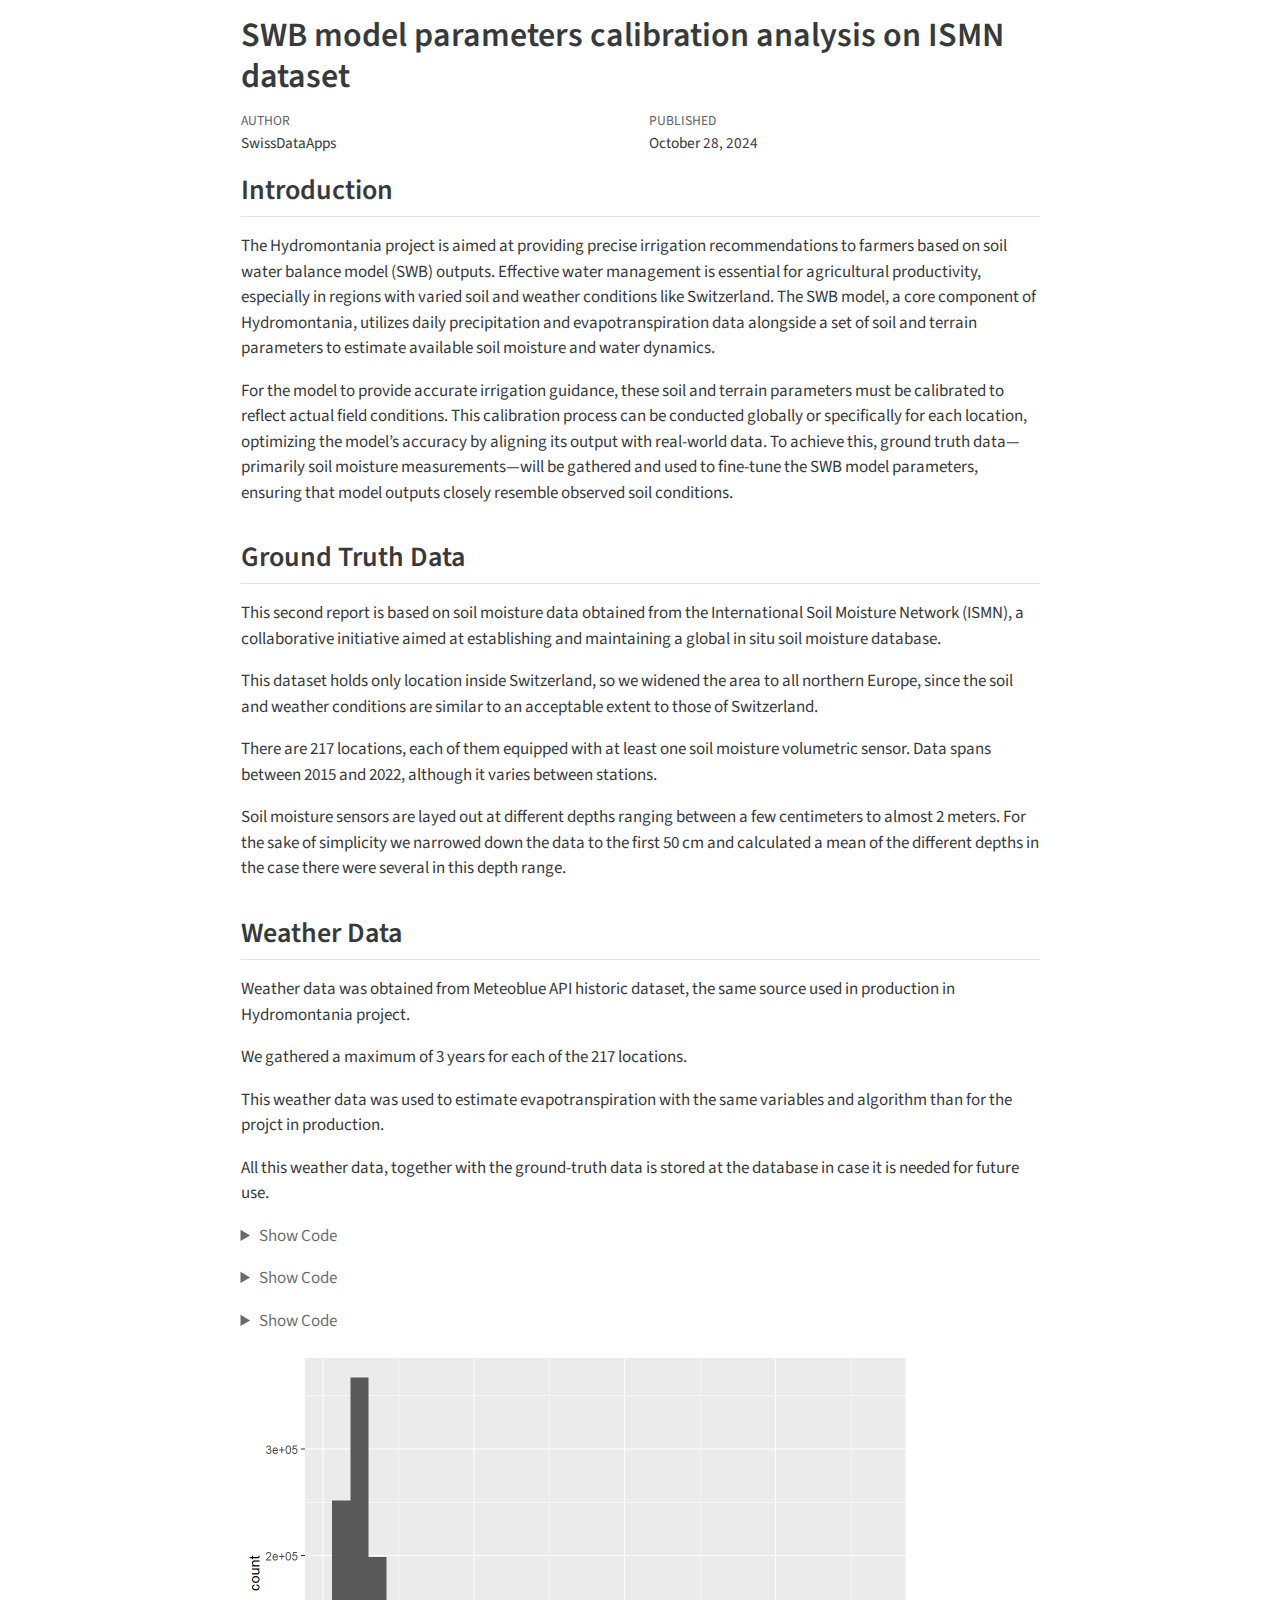
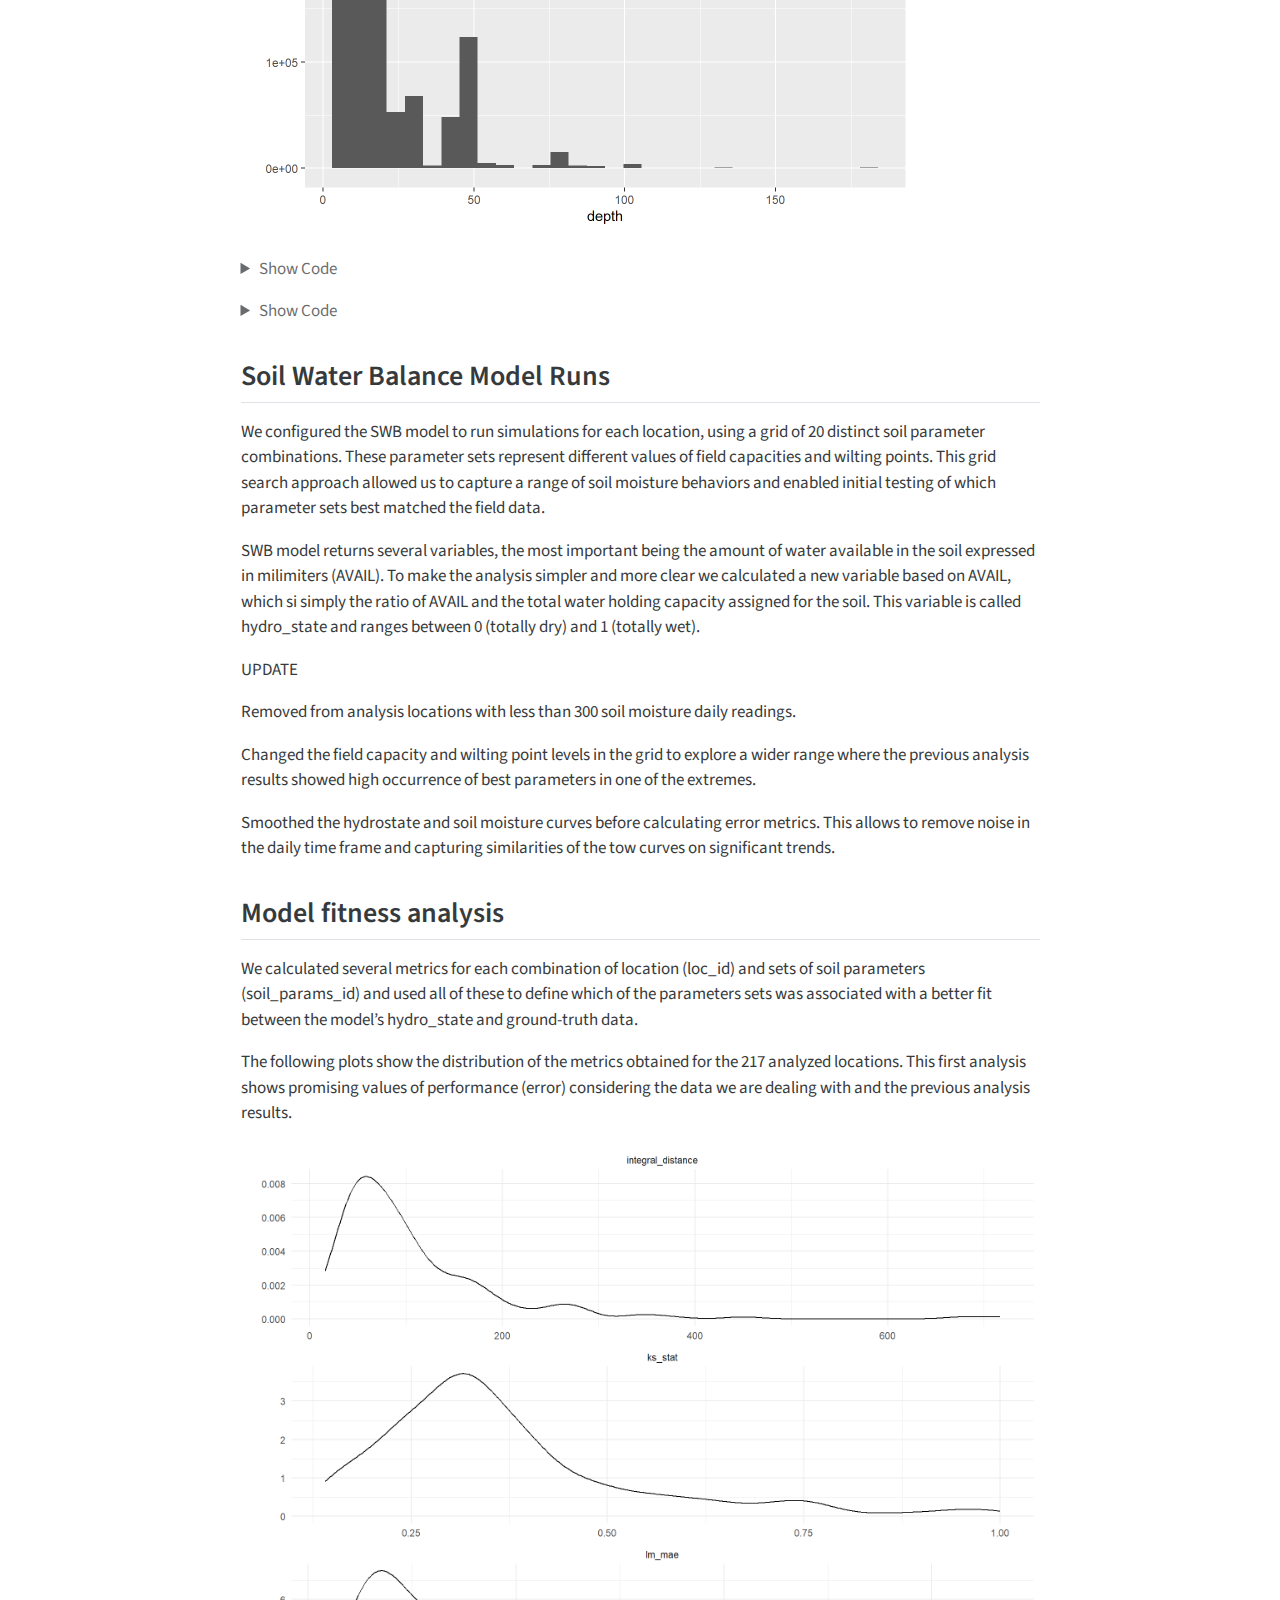
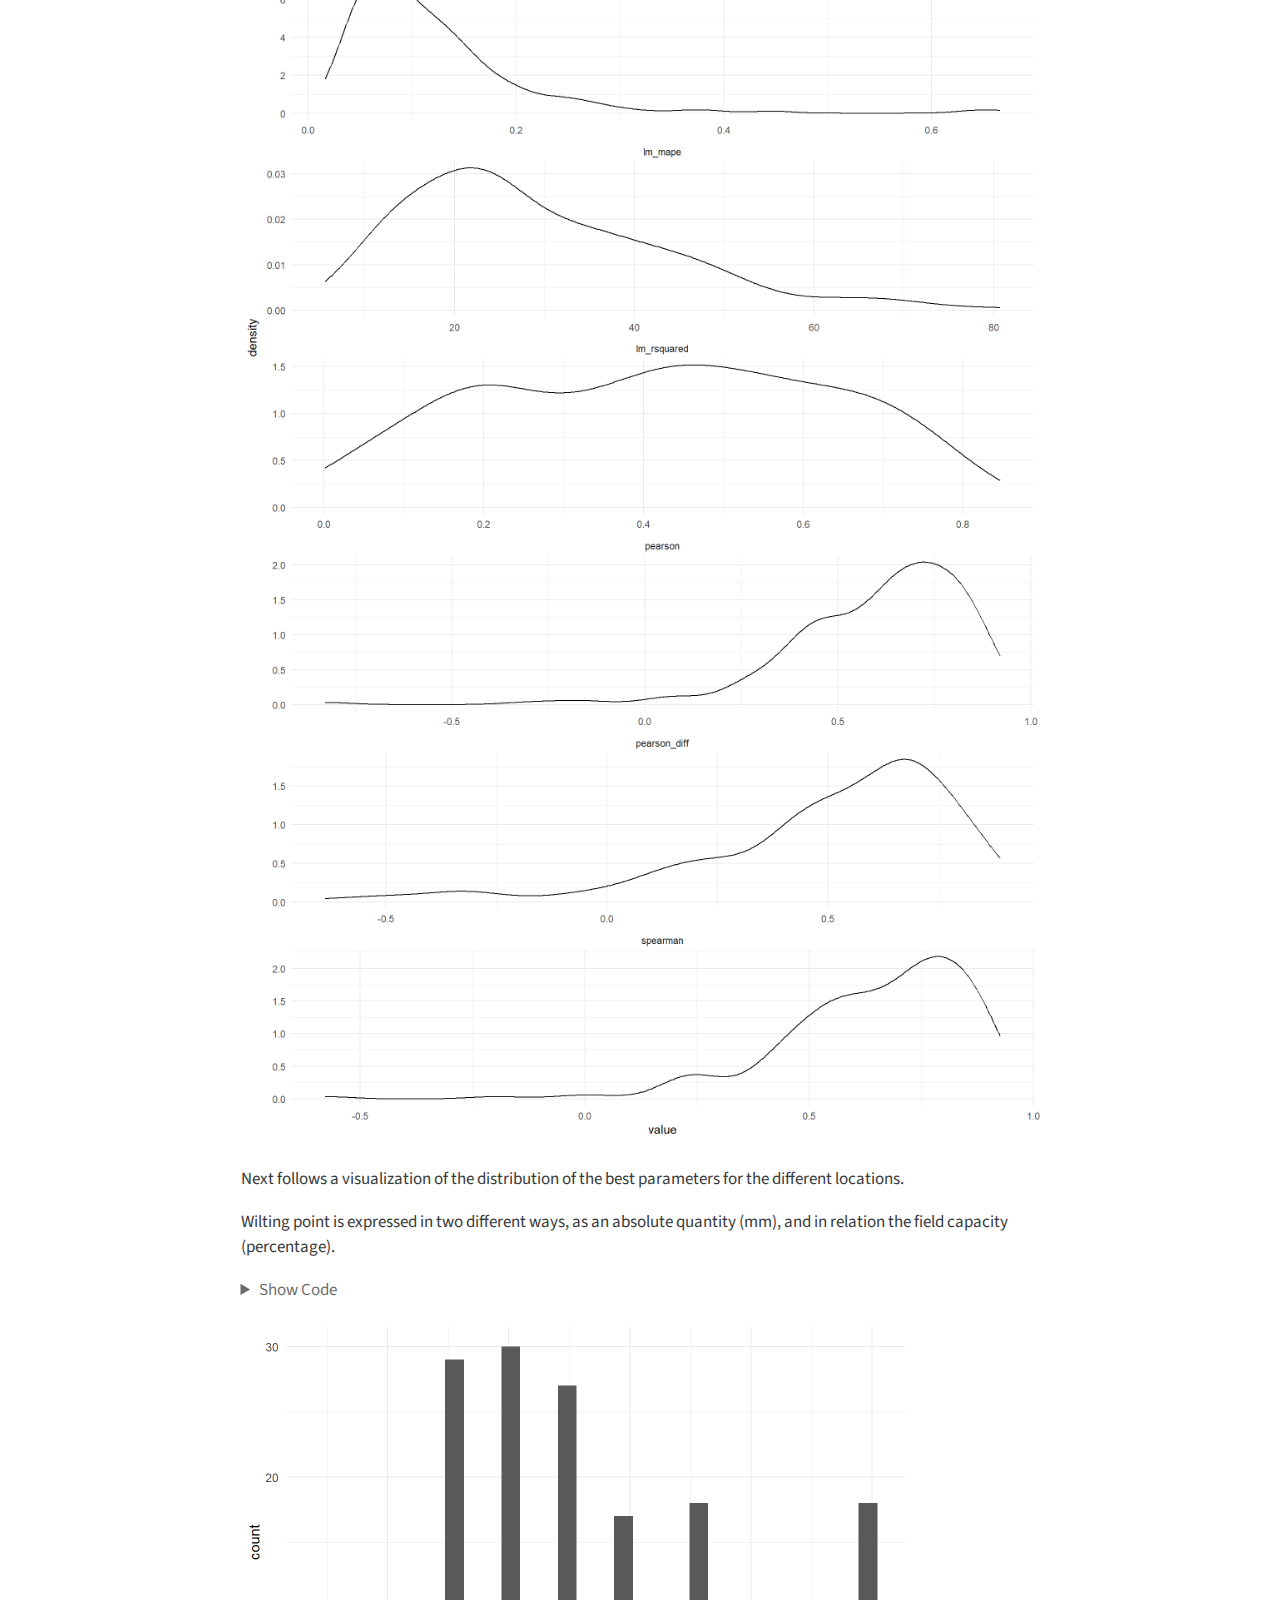
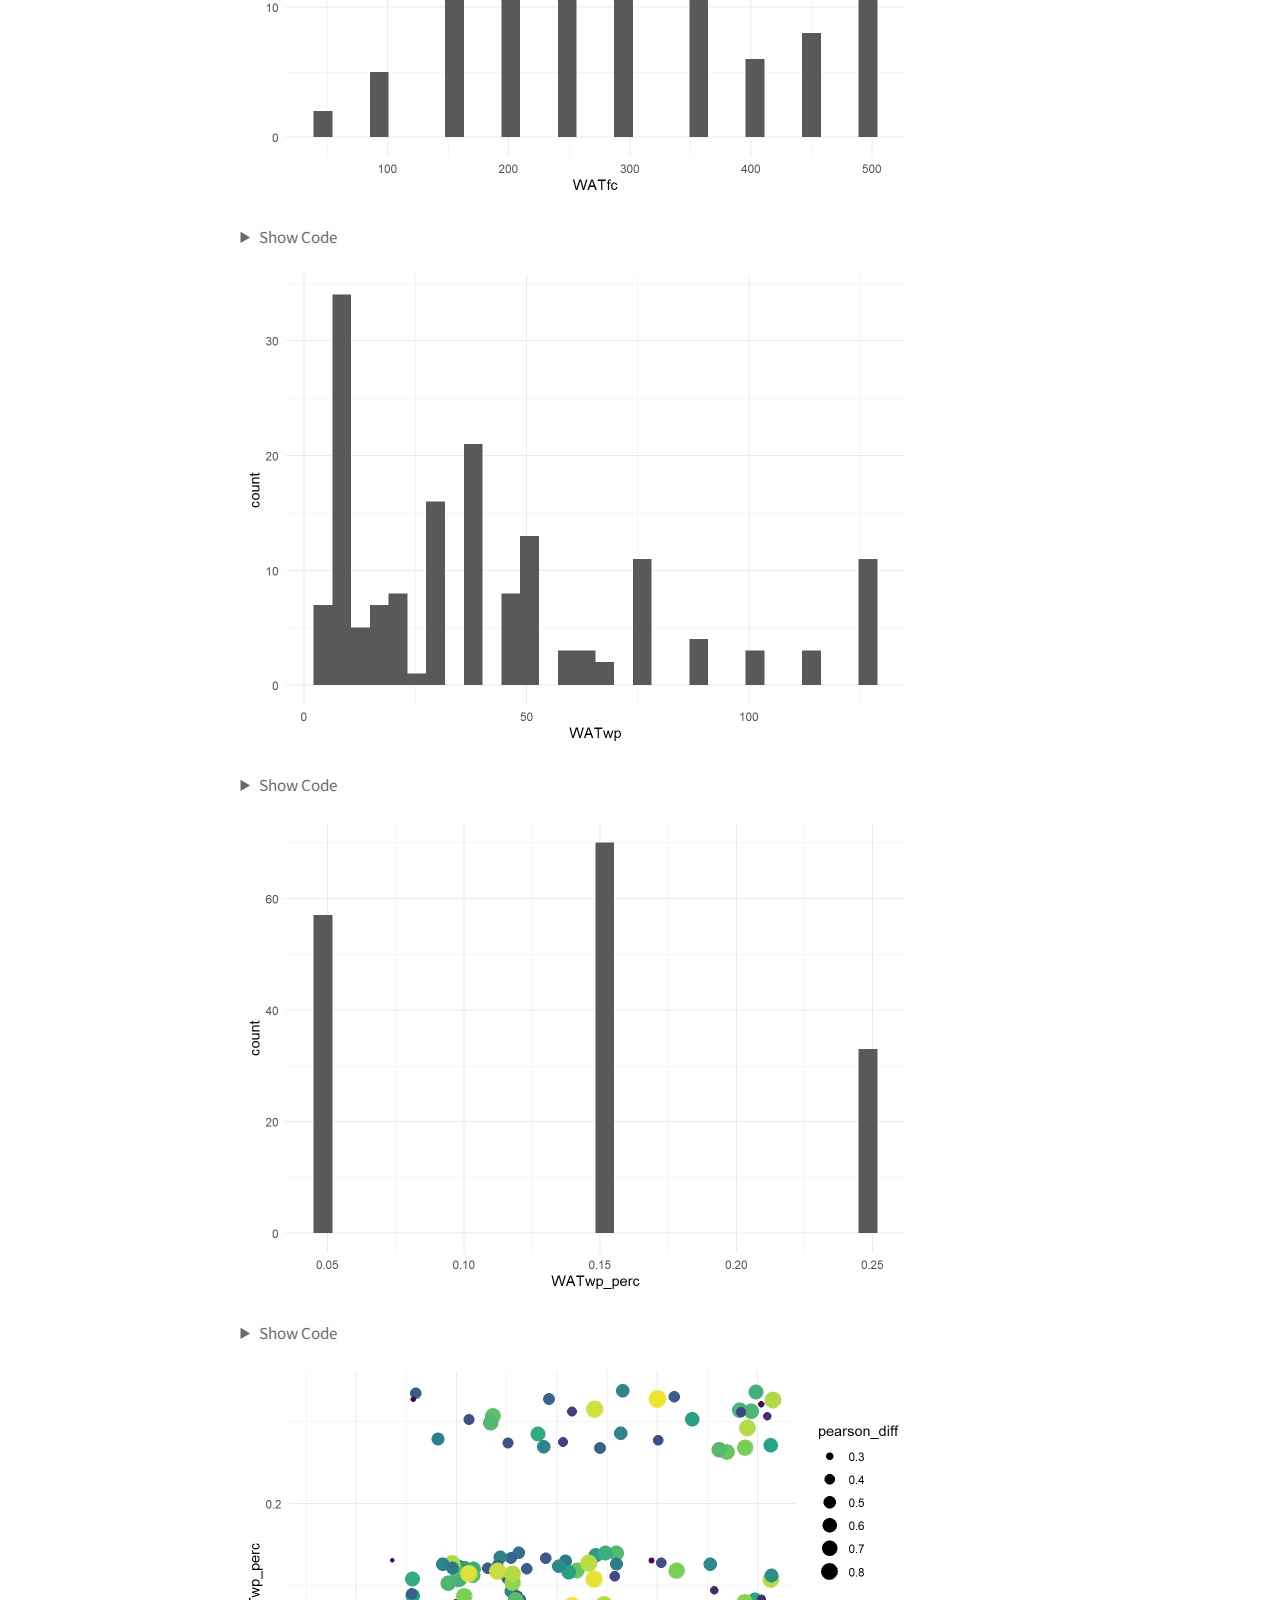
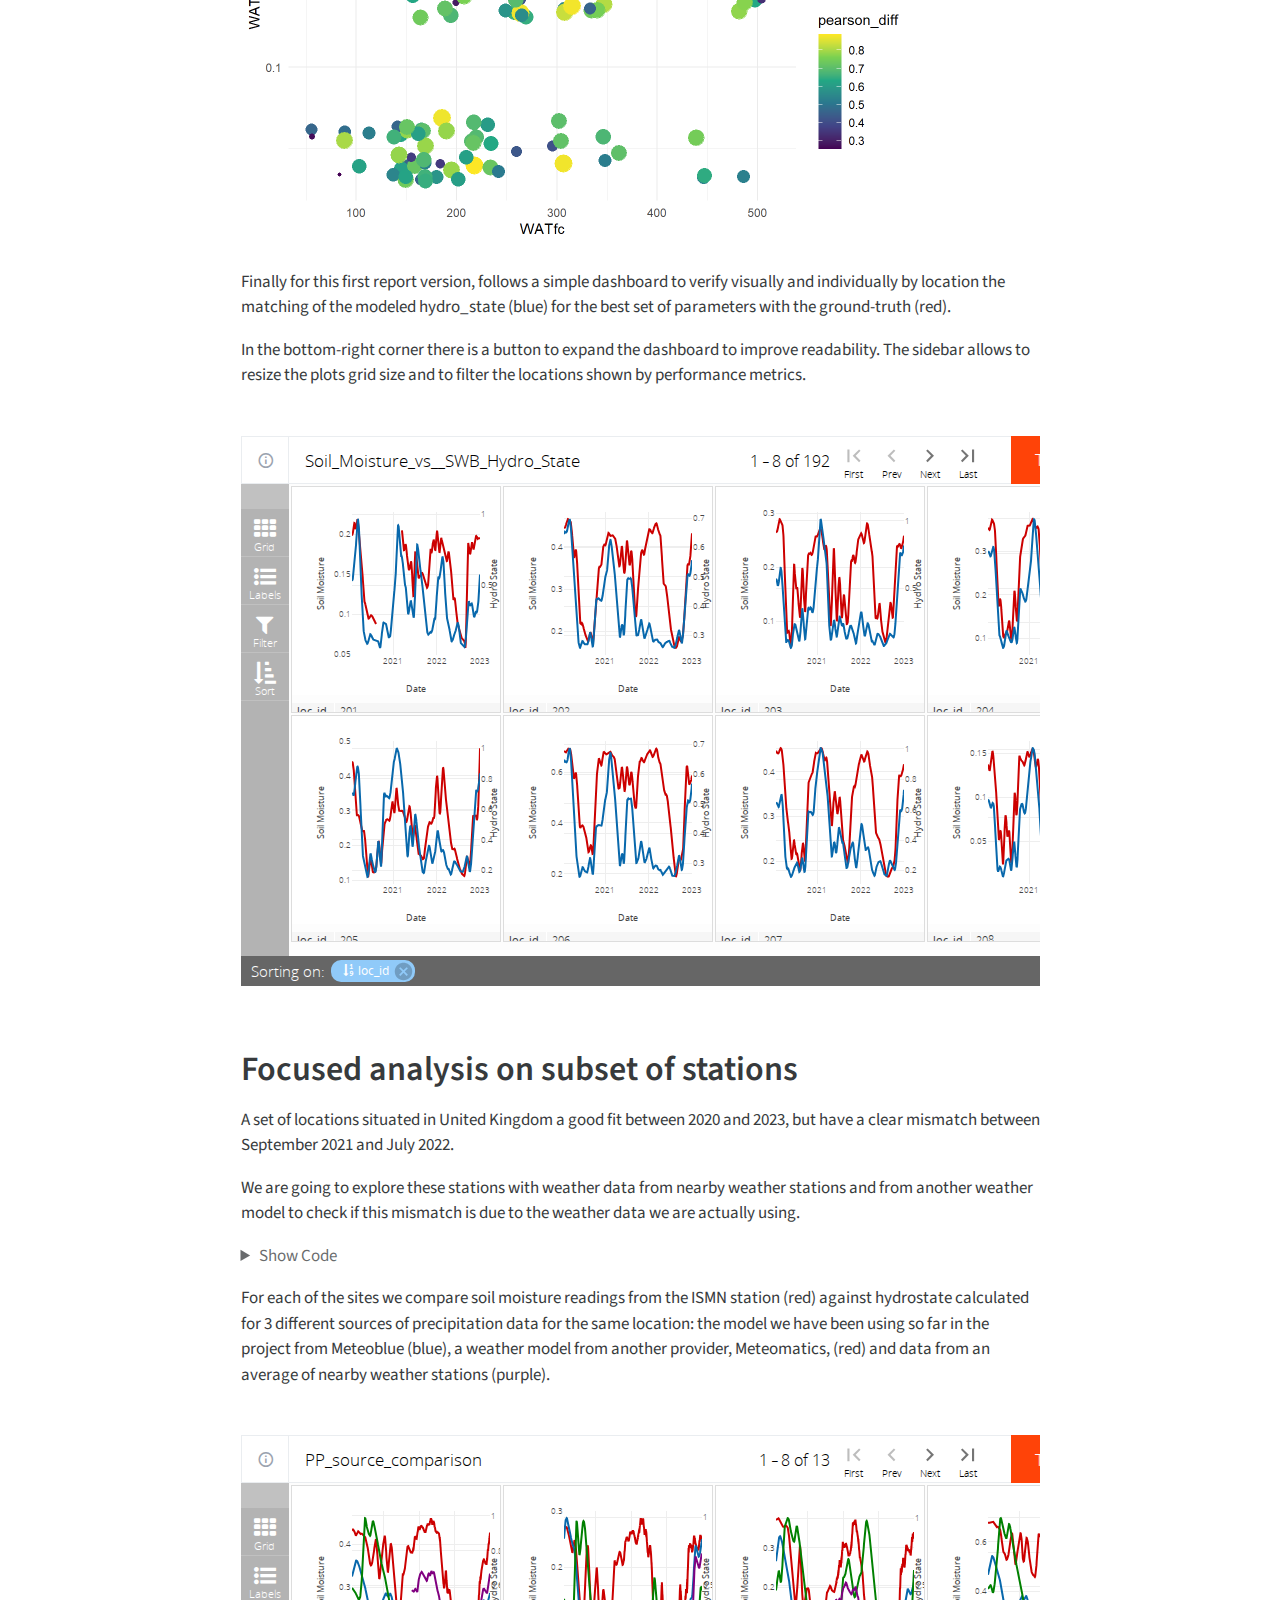
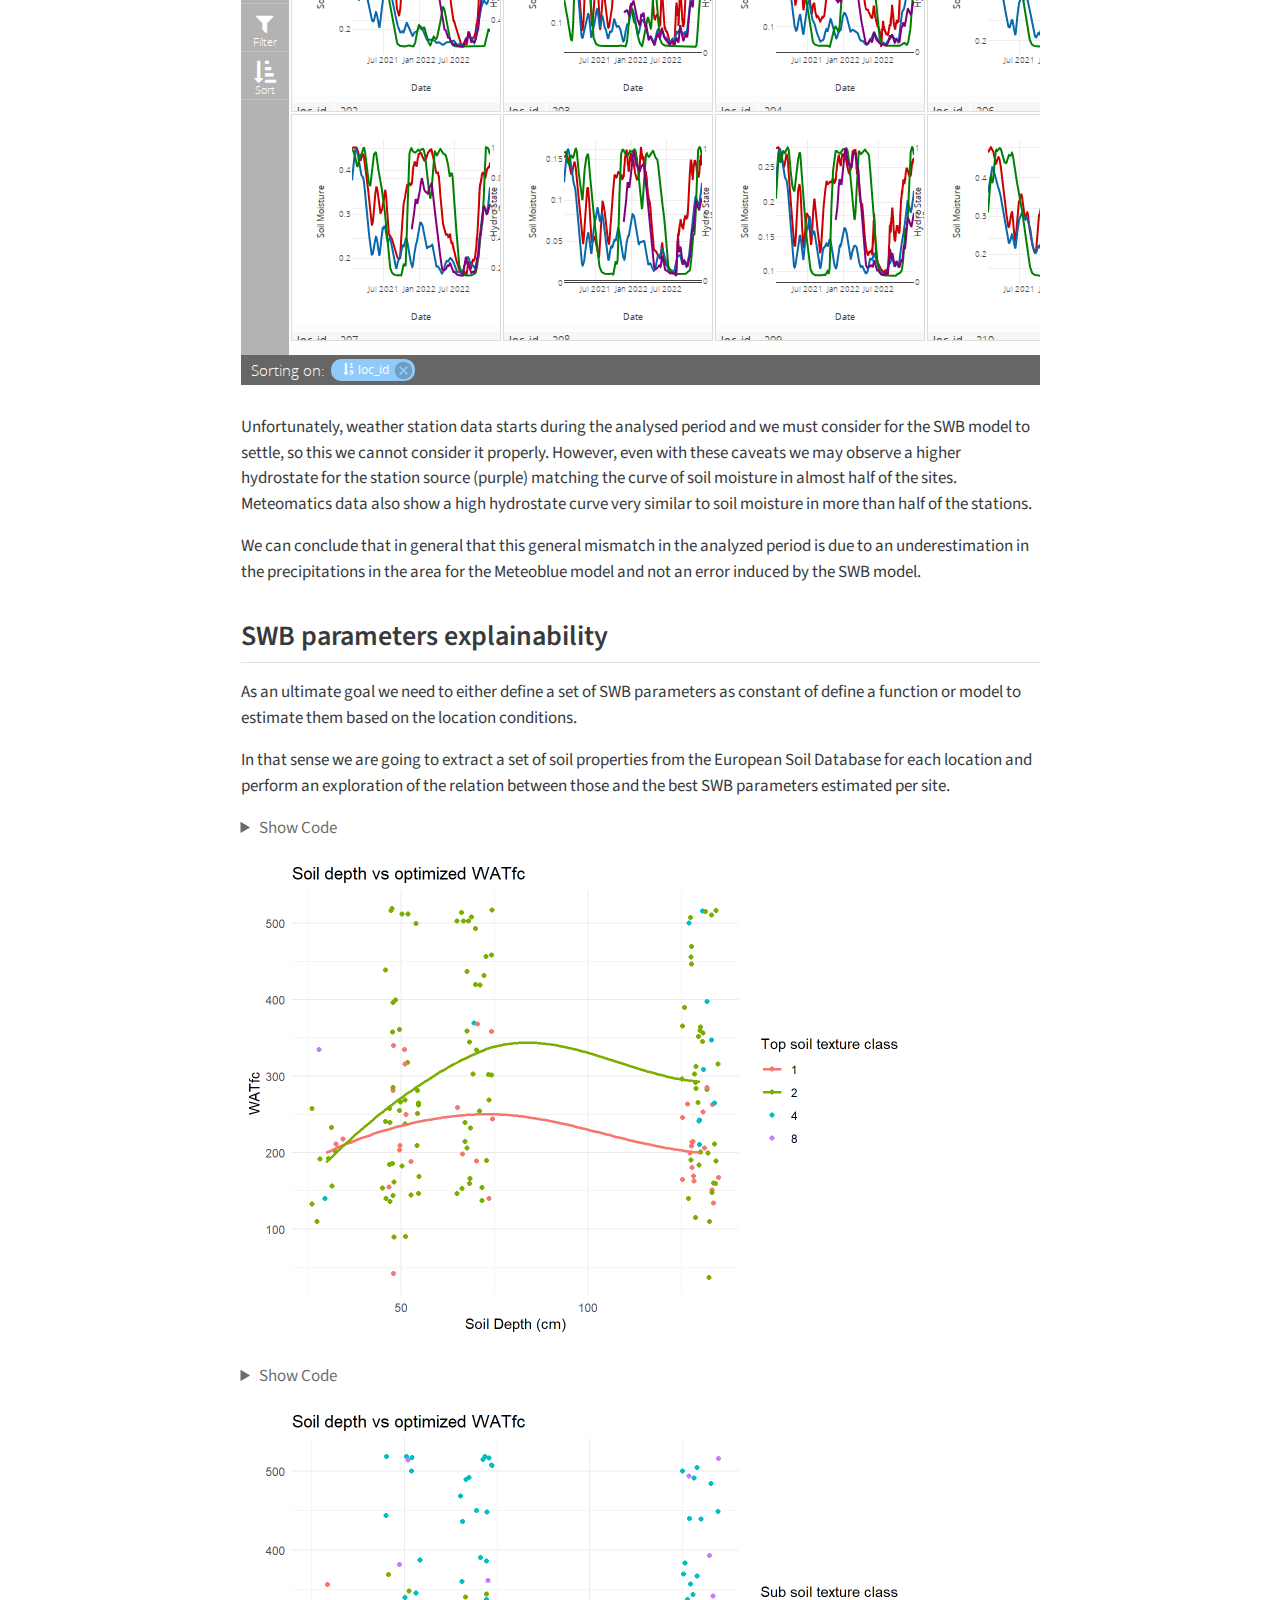
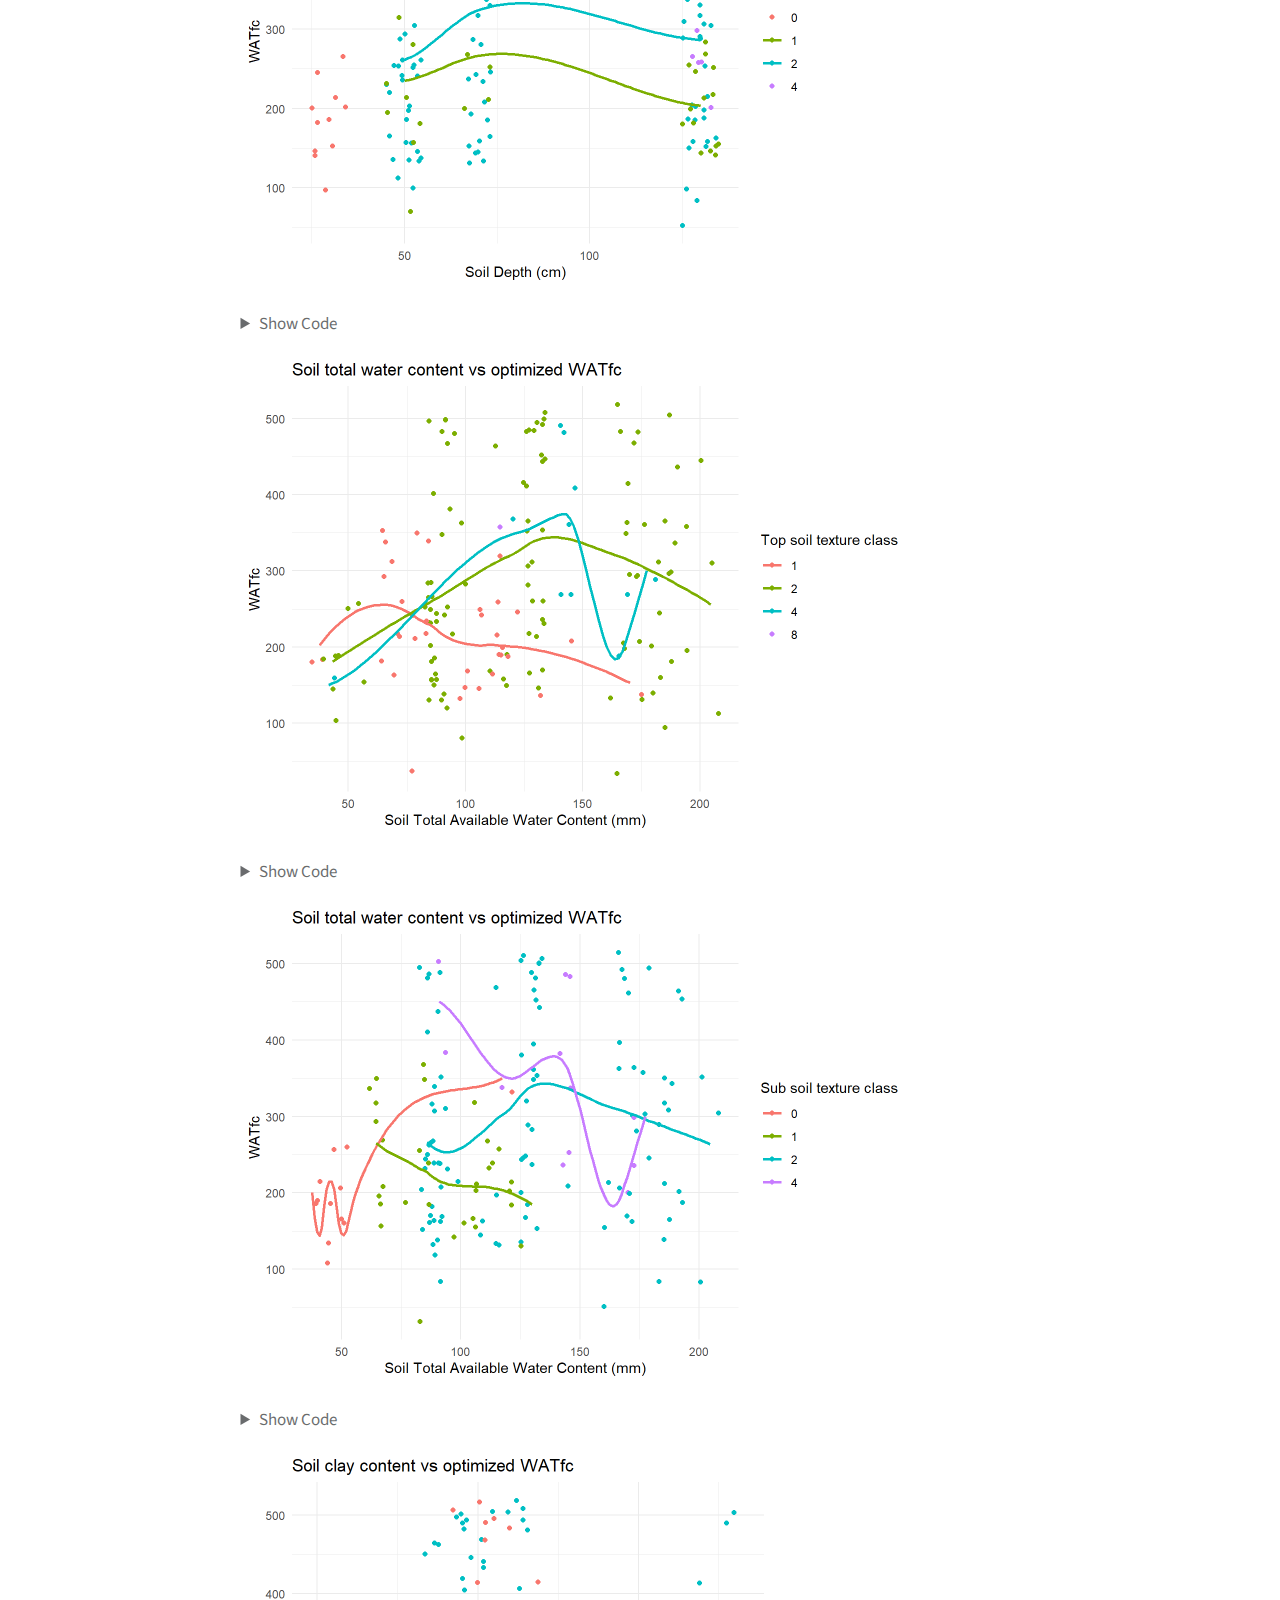
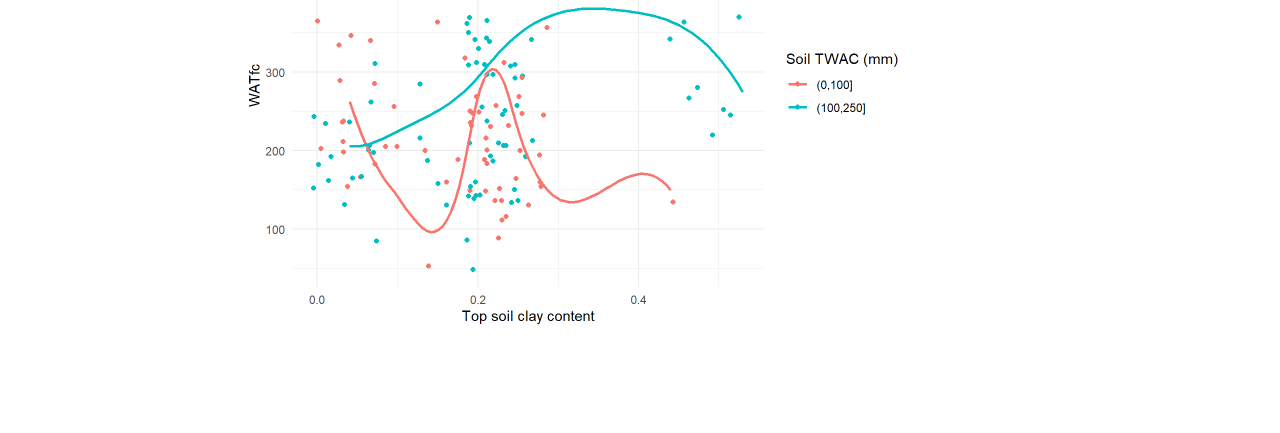
<file: index.html>
<!DOCTYPE html>
<html xmlns="http://www.w3.org/1999/xhtml" lang="en" xml:lang="en"><head>

<meta charset="utf-8">
<meta name="generator" content="quarto-1.5.57">

<meta name="viewport" content="width=device-width, initial-scale=1.0, user-scalable=yes">

<meta name="author" content="SwissDataApps">
<meta name="dcterms.date" content="2024-10-28">

<title>SWB model parameters calibration analysis on ISMN dataset</title>
<style>
code{white-space: pre-wrap;}
span.smallcaps{font-variant: small-caps;}
div.columns{display: flex; gap: min(4vw, 1.5em);}
div.column{flex: auto; overflow-x: auto;}
div.hanging-indent{margin-left: 1.5em; text-indent: -1.5em;}
ul.task-list{list-style: none;}
ul.task-list li input[type="checkbox"] {
  width: 0.8em;
  margin: 0 0.8em 0.2em -1em; /* quarto-specific, see https://github.com/quarto-dev/quarto-cli/issues/4556 */ 
  vertical-align: middle;
}
/* CSS for syntax highlighting */
pre > code.sourceCode { white-space: pre; position: relative; }
pre > code.sourceCode > span { line-height: 1.25; }
pre > code.sourceCode > span:empty { height: 1.2em; }
.sourceCode { overflow: visible; }
code.sourceCode > span { color: inherit; text-decoration: inherit; }
div.sourceCode { margin: 1em 0; }
pre.sourceCode { margin: 0; }
@media screen {
div.sourceCode { overflow: auto; }
}
@media print {
pre > code.sourceCode { white-space: pre-wrap; }
pre > code.sourceCode > span { display: inline-block; text-indent: -5em; padding-left: 5em; }
}
pre.numberSource code
  { counter-reset: source-line 0; }
pre.numberSource code > span
  { position: relative; left: -4em; counter-increment: source-line; }
pre.numberSource code > span > a:first-child::before
  { content: counter(source-line);
    position: relative; left: -1em; text-align: right; vertical-align: baseline;
    border: none; display: inline-block;
    -webkit-touch-callout: none; -webkit-user-select: none;
    -khtml-user-select: none; -moz-user-select: none;
    -ms-user-select: none; user-select: none;
    padding: 0 4px; width: 4em;
  }
pre.numberSource { margin-left: 3em;  padding-left: 4px; }
div.sourceCode
  {   }
@media screen {
pre > code.sourceCode > span > a:first-child::before { text-decoration: underline; }
}
</style>


<script src="HYD_swb_calib_ismn_files/libs/clipboard/clipboard.min.js"></script>
<script src="HYD_swb_calib_ismn_files/libs/quarto-html/quarto.js"></script>
<script src="HYD_swb_calib_ismn_files/libs/quarto-html/popper.min.js"></script>
<script src="HYD_swb_calib_ismn_files/libs/quarto-html/tippy.umd.min.js"></script>
<script src="HYD_swb_calib_ismn_files/libs/quarto-html/anchor.min.js"></script>
<link href="HYD_swb_calib_ismn_files/libs/quarto-html/tippy.css" rel="stylesheet">
<link href="HYD_swb_calib_ismn_files/libs/quarto-html/quarto-syntax-highlighting.css" rel="stylesheet" id="quarto-text-highlighting-styles">
<script src="HYD_swb_calib_ismn_files/libs/bootstrap/bootstrap.min.js"></script>
<link href="HYD_swb_calib_ismn_files/libs/bootstrap/bootstrap-icons.css" rel="stylesheet">
<link href="HYD_swb_calib_ismn_files/libs/bootstrap/bootstrap.min.css" rel="stylesheet" id="quarto-bootstrap" data-mode="light">
<link href="HYD_swb_calib_ismn_files/libs/htmltools-fill-0.5.8.1/fill.css" rel="stylesheet">

<script src="HYD_swb_calib_ismn_files/libs/htmlwidgets-1.6.4/htmlwidgets.js"></script>

<script src="HYD_swb_calib_ismn_files/libs/trelliscopejs_widget-0.3.2/trelliscope.min.js"></script>

<script src="HYD_swb_calib_ismn_files/libs/trelliscopejs_widget-binding-0.2.6/trelliscopejs_widget.js"></script>



</head>

<body class="fullcontent">

<div id="quarto-content" class="page-columns page-rows-contents page-layout-article">

<main class="content" id="quarto-document-content">

<header id="title-block-header" class="quarto-title-block default">
<div class="quarto-title">
<h1 class="title">SWB model parameters calibration analysis on ISMN dataset</h1>
</div>



<div class="quarto-title-meta">

    <div>
    <div class="quarto-title-meta-heading">Author</div>
    <div class="quarto-title-meta-contents">
             <p>SwissDataApps </p>
          </div>
  </div>
    
    <div>
    <div class="quarto-title-meta-heading">Published</div>
    <div class="quarto-title-meta-contents">
      <p class="date">October 28, 2024</p>
    </div>
  </div>
  
    
  </div>
  


</header>


<section id="introduction" class="level2">
<h2 class="anchored" data-anchor-id="introduction">Introduction</h2>
<p>The Hydromontania project is aimed at providing precise irrigation recommendations to farmers based on soil water balance model (SWB) outputs. Effective water management is essential for agricultural productivity, especially in regions with varied soil and weather conditions like Switzerland. The SWB model, a core component of Hydromontania, utilizes daily precipitation and evapotranspiration data alongside a set of soil and terrain parameters to estimate available soil moisture and water dynamics.</p>
<p>For the model to provide accurate irrigation guidance, these soil and terrain parameters must be calibrated to reflect actual field conditions. This calibration process can be conducted globally or specifically for each location, optimizing the model’s accuracy by aligning its output with real-world data. To achieve this, ground truth data—primarily soil moisture measurements—will be gathered and used to fine-tune the SWB model parameters, ensuring that model outputs closely resemble observed soil conditions.</p>
</section>
<section id="ground-truth-data" class="level2">
<h2 class="anchored" data-anchor-id="ground-truth-data">Ground Truth Data</h2>
<p>This second report is based on soil moisture data obtained from the International Soil Moisture Network (ISMN), a collaborative initiative aimed at establishing and maintaining a global in situ soil moisture database.</p>
<p>This dataset holds only location inside Switzerland, so we widened the area to all northern Europe, since the soil and weather conditions are similar to an acceptable extent to those of Switzerland.</p>
<p>There are 217 locations, each of them equipped with at least one soil moisture volumetric sensor. Data spans between 2015 and 2022, although it varies between stations.</p>
<p>Soil moisture sensors are layed out at different depths ranging between a few centimeters to almost 2 meters. For the sake of simplicity we narrowed down the data to the first 50 cm and calculated a mean of the different depths in the case there were several in this depth range.</p>
</section>
<section id="weather-data" class="level2">
<h2 class="anchored" data-anchor-id="weather-data">Weather Data</h2>
<p>Weather data was obtained from Meteoblue API historic dataset, the same source used in production in Hydromontania project.</p>
<p>We gathered a maximum of 3 years for each of the 217 locations.</p>
<p>This weather data was used to estimate evapotranspiration with the same variables and algorithm than for the projct in production.</p>
<p>All this weather data, together with the ground-truth data is stored at the database in case it is needed for future use.</p>
<div class="cell">
<details class="code-fold">
<summary>Show Code</summary>
<div class="sourceCode cell-code" id="cb1"><pre class="sourceCode r code-with-copy"><code class="sourceCode r"><span id="cb1-1"><a href="#cb1-1" aria-hidden="true" tabindex="-1"></a><span class="co"># load libraries</span></span>
<span id="cb1-2"><a href="#cb1-2" aria-hidden="true" tabindex="-1"></a></span>
<span id="cb1-3"><a href="#cb1-3" aria-hidden="true" tabindex="-1"></a><span class="fu">library</span>(here)</span>
<span id="cb1-4"><a href="#cb1-4" aria-hidden="true" tabindex="-1"></a><span class="fu">library</span>(stringr)</span>
<span id="cb1-5"><a href="#cb1-5" aria-hidden="true" tabindex="-1"></a><span class="fu">library</span>(ggplot2)</span>
<span id="cb1-6"><a href="#cb1-6" aria-hidden="true" tabindex="-1"></a><span class="fu">library</span>(zoo)</span>
<span id="cb1-7"><a href="#cb1-7" aria-hidden="true" tabindex="-1"></a><span class="fu">library</span>(purrr)</span>
<span id="cb1-8"><a href="#cb1-8" aria-hidden="true" tabindex="-1"></a><span class="fu">library</span>(dplyr)</span>
<span id="cb1-9"><a href="#cb1-9" aria-hidden="true" tabindex="-1"></a><span class="fu">library</span>(tidyr)</span>
<span id="cb1-10"><a href="#cb1-10" aria-hidden="true" tabindex="-1"></a><span class="fu">library</span>(readr)</span>
<span id="cb1-11"><a href="#cb1-11" aria-hidden="true" tabindex="-1"></a><span class="fu">library</span>(magrittr)</span>
<span id="cb1-12"><a href="#cb1-12" aria-hidden="true" tabindex="-1"></a><span class="fu">library</span>(lubridate)</span>
<span id="cb1-13"><a href="#cb1-13" aria-hidden="true" tabindex="-1"></a><span class="fu">library</span>(sf)</span>
<span id="cb1-14"><a href="#cb1-14" aria-hidden="true" tabindex="-1"></a><span class="fu">library</span>(yardstick)</span>
<span id="cb1-15"><a href="#cb1-15" aria-hidden="true" tabindex="-1"></a><span class="fu">library</span>(tmap)</span>
<span id="cb1-16"><a href="#cb1-16" aria-hidden="true" tabindex="-1"></a><span class="fu">library</span>(pracma)</span>
<span id="cb1-17"><a href="#cb1-17" aria-hidden="true" tabindex="-1"></a><span class="fu">library</span>(trelliscopejs)</span>
<span id="cb1-18"><a href="#cb1-18" aria-hidden="true" tabindex="-1"></a><span class="fu">library</span>(plotly)</span>
<span id="cb1-19"><a href="#cb1-19" aria-hidden="true" tabindex="-1"></a></span>
<span id="cb1-20"><a href="#cb1-20" aria-hidden="true" tabindex="-1"></a><span class="co"># Source Modules &amp; Helpers</span></span>
<span id="cb1-21"><a href="#cb1-21" aria-hidden="true" tabindex="-1"></a><span class="fu">source</span>(<span class="fu">here</span>(<span class="st">"scripts"</span>,<span class="st">"helper_swb.R"</span>), <span class="at">local =</span> <span class="cn">FALSE</span>)</span>
<span id="cb1-22"><a href="#cb1-22" aria-hidden="true" tabindex="-1"></a><span class="fu">source</span>(<span class="fu">here</span>(<span class="st">"scripts"</span>,<span class="st">"db_interface.R"</span>), <span class="at">local =</span> <span class="cn">FALSE</span>)</span></code><button title="Copy to Clipboard" class="code-copy-button"><i class="bi"></i></button></pre></div>
</details>
</div>
<div class="cell">
<details class="code-fold">
<summary>Show Code</summary>
<div class="sourceCode cell-code" id="cb2"><pre class="sourceCode r code-with-copy"><code class="sourceCode r"><span id="cb2-1"><a href="#cb2-1" aria-hidden="true" tabindex="-1"></a><span class="co"># connect to db to get data</span></span>
<span id="cb2-2"><a href="#cb2-2" aria-hidden="true" tabindex="-1"></a>con <span class="ot">&lt;-</span> <span class="fu">make_db_conn</span>()</span>
<span id="cb2-3"><a href="#cb2-3" aria-hidden="true" tabindex="-1"></a></span>
<span id="cb2-4"><a href="#cb2-4" aria-hidden="true" tabindex="-1"></a></span>
<span id="cb2-5"><a href="#cb2-5" aria-hidden="true" tabindex="-1"></a></span>
<span id="cb2-6"><a href="#cb2-6" aria-hidden="true" tabindex="-1"></a>locations_tbl <span class="ot">&lt;-</span> dplyr<span class="sc">::</span><span class="fu">tbl</span>(con, dbplyr<span class="sc">::</span><span class="fu">in_schema</span>(<span class="st">"hydromontania"</span>, <span class="st">"calibration_locs_F"</span>)) <span class="sc">%&gt;%</span></span>
<span id="cb2-7"><a href="#cb2-7" aria-hidden="true" tabindex="-1"></a>  <span class="fu">filter</span>(<span class="fu">between</span>(loc_id, <span class="dv">200</span>, <span class="dv">420</span>)) <span class="sc">%&gt;%</span> </span>
<span id="cb2-8"><a href="#cb2-8" aria-hidden="true" tabindex="-1"></a>  <span class="fu">collect</span>()</span>
<span id="cb2-9"><a href="#cb2-9" aria-hidden="true" tabindex="-1"></a>locations <span class="ot">&lt;-</span> locations_tbl <span class="sc">%&gt;%</span></span>
<span id="cb2-10"><a href="#cb2-10" aria-hidden="true" tabindex="-1"></a>  <span class="fu">st_as_sf</span>(<span class="at">coords =</span> <span class="fu">c</span>(<span class="st">"loc_lon"</span>, <span class="st">"loc_lat"</span>), <span class="at">crs =</span> <span class="dv">4326</span>) <span class="co">#%&gt;%</span></span>
<span id="cb2-11"><a href="#cb2-11" aria-hidden="true" tabindex="-1"></a></span>
<span id="cb2-12"><a href="#cb2-12" aria-hidden="true" tabindex="-1"></a></span>
<span id="cb2-13"><a href="#cb2-13" aria-hidden="true" tabindex="-1"></a></span>
<span id="cb2-14"><a href="#cb2-14" aria-hidden="true" tabindex="-1"></a>sm_vol <span class="ot">&lt;-</span> dplyr<span class="sc">::</span><span class="fu">tbl</span>(con, dbplyr<span class="sc">::</span><span class="fu">in_schema</span>(<span class="st">"hydromontania"</span>, <span class="st">"calibration_data_X"</span>)) <span class="sc">%&gt;%</span> </span>
<span id="cb2-15"><a href="#cb2-15" aria-hidden="true" tabindex="-1"></a>  dplyr<span class="sc">::</span><span class="fu">filter</span>(loc_id <span class="sc">%in%</span> <span class="dv">200</span><span class="sc">:</span><span class="dv">420</span>) <span class="sc">%&gt;%</span> </span>
<span id="cb2-16"><a href="#cb2-16" aria-hidden="true" tabindex="-1"></a>  dplyr<span class="sc">::</span><span class="fu">collect</span>()  </span>
<span id="cb2-17"><a href="#cb2-17" aria-hidden="true" tabindex="-1"></a></span>
<span id="cb2-18"><a href="#cb2-18" aria-hidden="true" tabindex="-1"></a>sm_vol_filt <span class="ot">&lt;-</span> sm_vol <span class="sc">%&gt;%</span> </span>
<span id="cb2-19"><a href="#cb2-19" aria-hidden="true" tabindex="-1"></a>  <span class="fu">filter</span>(<span class="fu">between</span>(value, <span class="fl">0.001</span>, .<span class="dv">999</span>)) <span class="sc">%&gt;%</span></span>
<span id="cb2-20"><a href="#cb2-20" aria-hidden="true" tabindex="-1"></a>  <span class="fu">select</span>(loc_id, date, <span class="at">sm_vol =</span> value, depth) <span class="sc">%&gt;%</span> </span>
<span id="cb2-21"><a href="#cb2-21" aria-hidden="true" tabindex="-1"></a>  <span class="fu">mutate</span>(<span class="at">date =</span> <span class="fu">as_date</span>(date))</span></code><button title="Copy to Clipboard" class="code-copy-button"><i class="bi"></i></button></pre></div>
</details>
</div>
<div class="cell">
<details class="code-fold">
<summary>Show Code</summary>
<div class="sourceCode cell-code" id="cb3"><pre class="sourceCode r code-with-copy"><code class="sourceCode r"><span id="cb3-1"><a href="#cb3-1" aria-hidden="true" tabindex="-1"></a>sm_vol_filt <span class="sc">%&gt;%</span> </span>
<span id="cb3-2"><a href="#cb3-2" aria-hidden="true" tabindex="-1"></a>  <span class="fu">ggplot</span>(<span class="fu">aes</span>(depth)) <span class="sc">+</span> </span>
<span id="cb3-3"><a href="#cb3-3" aria-hidden="true" tabindex="-1"></a>  <span class="fu">geom_histogram</span>()</span></code><button title="Copy to Clipboard" class="code-copy-button"><i class="bi"></i></button></pre></div>
</details>
<div class="cell-output-display">
<div>
<figure class="figure">
<p><img src="HYD_swb_calib_ismn_files/figure-html/unnamed-chunk-3-1.png" class="img-fluid figure-img" width="672"></p>
</figure>
</div>
</div>
<details class="code-fold">
<summary>Show Code</summary>
<div class="sourceCode cell-code" id="cb4"><pre class="sourceCode r code-with-copy"><code class="sourceCode r"><span id="cb4-1"><a href="#cb4-1" aria-hidden="true" tabindex="-1"></a>sm_vol_filt <span class="ot">&lt;-</span> sm_vol_filt <span class="sc">%&gt;%</span> </span>
<span id="cb4-2"><a href="#cb4-2" aria-hidden="true" tabindex="-1"></a>  <span class="fu">filter</span>(<span class="fu">between</span>(depth, <span class="dv">0</span>, <span class="dv">50</span>)) <span class="sc">%&gt;%</span> </span>
<span id="cb4-3"><a href="#cb4-3" aria-hidden="true" tabindex="-1"></a>  <span class="fu">group_by</span>(loc_id, date) <span class="sc">%&gt;%</span> </span>
<span id="cb4-4"><a href="#cb4-4" aria-hidden="true" tabindex="-1"></a>  <span class="fu">summarise</span>(<span class="at">sm_mean =</span> <span class="fu">mean</span>(sm_vol))</span>
<span id="cb4-5"><a href="#cb4-5" aria-hidden="true" tabindex="-1"></a></span>
<span id="cb4-6"><a href="#cb4-6" aria-hidden="true" tabindex="-1"></a>sm_vol_filt <span class="ot">&lt;-</span> sm_vol_filt <span class="sc">%&gt;%</span></span>
<span id="cb4-7"><a href="#cb4-7" aria-hidden="true" tabindex="-1"></a>  <span class="fu">group_by</span>(loc_id) <span class="sc">%&gt;%</span></span>
<span id="cb4-8"><a href="#cb4-8" aria-hidden="true" tabindex="-1"></a>  <span class="fu">complete</span>(<span class="at">date =</span> <span class="fu">seq</span>(<span class="fu">min</span>(date), <span class="fu">max</span>(date), <span class="at">by =</span> <span class="st">"day"</span>)) <span class="sc">%&gt;%</span></span>
<span id="cb4-9"><a href="#cb4-9" aria-hidden="true" tabindex="-1"></a>  <span class="fu">ungroup</span>() <span class="sc">%&gt;%</span> </span>
<span id="cb4-10"><a href="#cb4-10" aria-hidden="true" tabindex="-1"></a>  <span class="fu">mutate</span>(</span>
<span id="cb4-11"><a href="#cb4-11" aria-hidden="true" tabindex="-1"></a>    <span class="at">sm_mean  =</span> <span class="fu">na.approx</span>(sm_mean, <span class="at">maxgap =</span> <span class="dv">3</span>, <span class="at">na.rm =</span> F)</span>
<span id="cb4-12"><a href="#cb4-12" aria-hidden="true" tabindex="-1"></a>  ) <span class="sc">%&gt;%</span> </span>
<span id="cb4-13"><a href="#cb4-13" aria-hidden="true" tabindex="-1"></a>  <span class="fu">drop_na</span>(sm_mean)</span>
<span id="cb4-14"><a href="#cb4-14" aria-hidden="true" tabindex="-1"></a></span>
<span id="cb4-15"><a href="#cb4-15" aria-hidden="true" tabindex="-1"></a>loc_id_count <span class="ot">&lt;-</span> sm_vol_filt <span class="sc">%&gt;%</span> </span>
<span id="cb4-16"><a href="#cb4-16" aria-hidden="true" tabindex="-1"></a>  <span class="fu">count</span>(loc_id) <span class="sc">%&gt;%</span> </span>
<span id="cb4-17"><a href="#cb4-17" aria-hidden="true" tabindex="-1"></a>  <span class="fu">filter</span>(n <span class="sc">&gt;</span> <span class="dv">300</span>)</span>
<span id="cb4-18"><a href="#cb4-18" aria-hidden="true" tabindex="-1"></a></span>
<span id="cb4-19"><a href="#cb4-19" aria-hidden="true" tabindex="-1"></a>sm_vol_filt <span class="ot">&lt;-</span> sm_vol_filt <span class="sc">%&gt;%</span> </span>
<span id="cb4-20"><a href="#cb4-20" aria-hidden="true" tabindex="-1"></a>  <span class="fu">filter</span>(loc_id <span class="sc">%in%</span> loc_id_count<span class="sc">$</span>loc_id)</span></code><button title="Copy to Clipboard" class="code-copy-button"><i class="bi"></i></button></pre></div>
</details>
</div>
<div class="cell">
<details class="code-fold">
<summary>Show Code</summary>
<div class="sourceCode cell-code" id="cb5"><pre class="sourceCode r code-with-copy"><code class="sourceCode r"><span id="cb5-1"><a href="#cb5-1" aria-hidden="true" tabindex="-1"></a><span class="co"># Prepare weather data to run SWB model</span></span>
<span id="cb5-2"><a href="#cb5-2" aria-hidden="true" tabindex="-1"></a></span>
<span id="cb5-3"><a href="#cb5-3" aria-hidden="true" tabindex="-1"></a>vars <span class="ot">&lt;-</span> <span class="fu">c</span>(<span class="dv">11</span>, <span class="dv">19</span>)</span>
<span id="cb5-4"><a href="#cb5-4" aria-hidden="true" tabindex="-1"></a></span>
<span id="cb5-5"><a href="#cb5-5" aria-hidden="true" tabindex="-1"></a>locs_vol <span class="ot">&lt;-</span> sm_vol_filt<span class="sc">$</span>loc_id <span class="sc">%&gt;%</span> <span class="fu">unique</span>()</span>
<span id="cb5-6"><a href="#cb5-6" aria-hidden="true" tabindex="-1"></a></span>
<span id="cb5-7"><a href="#cb5-7" aria-hidden="true" tabindex="-1"></a></span>
<span id="cb5-8"><a href="#cb5-8" aria-hidden="true" tabindex="-1"></a>X1 <span class="ot">&lt;-</span> dplyr<span class="sc">::</span><span class="fu">tbl</span>(con, dbplyr<span class="sc">::</span><span class="fu">in_schema</span>(<span class="st">"hydromontania"</span>, <span class="st">"calibration_weather_X"</span>)) <span class="sc">%&gt;%</span> </span>
<span id="cb5-9"><a href="#cb5-9" aria-hidden="true" tabindex="-1"></a>  dplyr<span class="sc">::</span><span class="fu">filter</span>(loc_id <span class="sc">%in%</span> locs_vol) <span class="sc">%&gt;%</span> </span>
<span id="cb5-10"><a href="#cb5-10" aria-hidden="true" tabindex="-1"></a>  dplyr<span class="sc">::</span><span class="fu">filter</span>(var_id <span class="sc">%in%</span> vars) <span class="sc">%&gt;%</span> </span>
<span id="cb5-11"><a href="#cb5-11" aria-hidden="true" tabindex="-1"></a>  dplyr<span class="sc">::</span><span class="fu">collect</span>()</span>
<span id="cb5-12"><a href="#cb5-12" aria-hidden="true" tabindex="-1"></a></span>
<span id="cb5-13"><a href="#cb5-13" aria-hidden="true" tabindex="-1"></a>variable <span class="ot">&lt;-</span> <span class="fu">GET_variables</span>()</span>
<span id="cb5-14"><a href="#cb5-14" aria-hidden="true" tabindex="-1"></a></span>
<span id="cb5-15"><a href="#cb5-15" aria-hidden="true" tabindex="-1"></a>a <span class="ot">&lt;-</span> X1 <span class="sc">%&gt;%</span> </span>
<span id="cb5-16"><a href="#cb5-16" aria-hidden="true" tabindex="-1"></a>  dplyr<span class="sc">::</span><span class="fu">group_by</span>(loc_id) <span class="sc">%&gt;%</span></span>
<span id="cb5-17"><a href="#cb5-17" aria-hidden="true" tabindex="-1"></a>  dplyr<span class="sc">::</span><span class="fu">mutate</span>(<span class="at">l_days =</span> <span class="fu">as.integer</span>(<span class="fu">difftime</span>(<span class="fu">max</span>(date), <span class="fu">min</span>(date), <span class="at">units =</span> <span class="st">"days"</span>)) <span class="sc">+</span> <span class="dv">1</span>) <span class="sc">%&gt;%</span> </span>
<span id="cb5-18"><a href="#cb5-18" aria-hidden="true" tabindex="-1"></a>  <span class="fu">ungroup</span>() <span class="sc">%&gt;%</span> </span>
<span id="cb5-19"><a href="#cb5-19" aria-hidden="true" tabindex="-1"></a>  dplyr<span class="sc">::</span><span class="fu">group_by</span>(loc_id, var_id, l_days) <span class="sc">%&gt;%</span></span>
<span id="cb5-20"><a href="#cb5-20" aria-hidden="true" tabindex="-1"></a>  dplyr<span class="sc">::</span><span class="fu">summarise</span>(<span class="at">n =</span> <span class="fu">n</span>(),</span>
<span id="cb5-21"><a href="#cb5-21" aria-hidden="true" tabindex="-1"></a>                   <span class="at">.groups =</span> <span class="st">"drop"</span>) <span class="sc">%&gt;%</span> </span>
<span id="cb5-22"><a href="#cb5-22" aria-hidden="true" tabindex="-1"></a>  dplyr<span class="sc">::</span><span class="fu">mutate</span>(<span class="at">is_complete =</span> <span class="fu">as.integer</span>(n <span class="sc">==</span> l_days)) <span class="sc">%&gt;%</span></span>
<span id="cb5-23"><a href="#cb5-23" aria-hidden="true" tabindex="-1"></a>  dplyr<span class="sc">::</span><span class="fu">group_by</span>(loc_id) <span class="sc">%&gt;%</span></span>
<span id="cb5-24"><a href="#cb5-24" aria-hidden="true" tabindex="-1"></a>  dplyr<span class="sc">::</span><span class="fu">summarise</span>(<span class="at">is_complete =</span> <span class="fu">sum</span>(is_complete) <span class="sc">==</span> <span class="fu">length</span>(vars)) <span class="sc">%&gt;%</span></span>
<span id="cb5-25"><a href="#cb5-25" aria-hidden="true" tabindex="-1"></a>  dplyr<span class="sc">::</span><span class="fu">filter</span>(is_complete)<span class="co"># %&gt;%</span></span>
<span id="cb5-26"><a href="#cb5-26" aria-hidden="true" tabindex="-1"></a></span>
<span id="cb5-27"><a href="#cb5-27" aria-hidden="true" tabindex="-1"></a>X <span class="ot">&lt;-</span> X1 <span class="sc">%&gt;%</span> </span>
<span id="cb5-28"><a href="#cb5-28" aria-hidden="true" tabindex="-1"></a>  dplyr<span class="sc">::</span><span class="fu">group_by</span>(loc_id) <span class="sc">%&gt;%</span></span>
<span id="cb5-29"><a href="#cb5-29" aria-hidden="true" tabindex="-1"></a>  dplyr<span class="sc">::</span><span class="fu">left_join</span>(variable, <span class="at">by =</span> dplyr<span class="sc">::</span><span class="fu">join_by</span>(var_id)) <span class="sc">%&gt;%</span></span>
<span id="cb5-30"><a href="#cb5-30" aria-hidden="true" tabindex="-1"></a>  dplyr<span class="sc">::</span><span class="fu">select</span>(loc_id, var_short, date, value) <span class="sc">%&gt;%</span></span>
<span id="cb5-31"><a href="#cb5-31" aria-hidden="true" tabindex="-1"></a>  tidyr<span class="sc">::</span><span class="fu">pivot_wider</span>(<span class="at">names_from =</span> <span class="st">"var_short"</span>, <span class="at">values_from =</span> <span class="st">"value"</span>) <span class="sc">%&gt;%</span></span>
<span id="cb5-32"><a href="#cb5-32" aria-hidden="true" tabindex="-1"></a>  dplyr<span class="sc">::</span><span class="fu">arrange</span>(date, <span class="at">.by_group =</span> <span class="cn">TRUE</span>) <span class="sc">%&gt;%</span></span>
<span id="cb5-33"><a href="#cb5-33" aria-hidden="true" tabindex="-1"></a>  dplyr<span class="sc">::</span><span class="fu">ungroup</span>() </span></code><button title="Copy to Clipboard" class="code-copy-button"><i class="bi"></i></button></pre></div>
</details>
</div>
</section>
<section id="soil-water-balance-model-runs" class="level2">
<h2 class="anchored" data-anchor-id="soil-water-balance-model-runs">Soil Water Balance Model Runs</h2>
<p>We configured the SWB model to run simulations for each location, using a grid of 20 distinct soil parameter combinations. These parameter sets represent different values of field capacities and wilting points. This grid search approach allowed us to capture a range of soil moisture behaviors and enabled initial testing of which parameter sets best matched the field data.</p>
<p>SWB model returns several variables, the most important being the amount of water available in the soil expressed in milimiters (AVAIL). To make the analysis simpler and more clear we calculated a new variable based on AVAIL, which si simply the ratio of AVAIL and the total water holding capacity assigned for the soil. This variable is called hydro_state and ranges between 0 (totally dry) and 1 (totally wet).</p>
<p>UPDATE</p>
<p>Removed from analysis locations with less than 300 soil moisture daily readings.</p>
<p>Changed the field capacity and wilting point levels in the grid to explore a wider range where the previous analysis results showed high occurrence of best parameters in one of the extremes.</p>
<p>Smoothed the hydrostate and soil moisture curves before calculating error metrics. This allows to remove noise in the daily time frame and capturing similarities of the tow curves on significant trends.</p>
</section>
<section id="model-fitness-analysis" class="level2">
<h2 class="anchored" data-anchor-id="model-fitness-analysis">Model fitness analysis</h2>
<p>We calculated several metrics for each combination of location (loc_id) and sets of soil parameters (soil_params_id) and used all of these to define which of the parameters sets was associated with a better fit between the model’s hydro_state and ground-truth data.</p>
<p>The following plots show the distribution of the metrics obtained for the 217 analyzed locations. This first analysis shows promising values of performance (error) considering the data we are dealing with and the previous analysis results.</p>
<div class="cell">
<div class="cell-output-display">
<div>
<figure class="figure">
<p><img src="HYD_swb_calib_ismn_files/figure-html/unnamed-chunk-6-1.png" class="img-fluid figure-img" width="960"></p>
</figure>
</div>
</div>
</div>
<p>Next follows a visualization of the distribution of the best parameters for the different locations.</p>
<p>Wilting point is expressed in two different ways, as an absolute quantity (mm), and in relation the field capacity (percentage).</p>
<div class="cell">
<details class="code-fold">
<summary>Show Code</summary>
<div class="sourceCode cell-code" id="cb6"><pre class="sourceCode r code-with-copy"><code class="sourceCode r"><span id="cb6-1"><a href="#cb6-1" aria-hidden="true" tabindex="-1"></a>best_params_filt <span class="ot">&lt;-</span> best_params_avg <span class="sc">%&gt;%</span> </span>
<span id="cb6-2"><a href="#cb6-2" aria-hidden="true" tabindex="-1"></a>  <span class="fu">filter</span>(metric <span class="sc">==</span> <span class="st">"pearson_diff"</span>, value <span class="sc">&gt;</span> <span class="fl">0.25</span>)</span>
<span id="cb6-3"><a href="#cb6-3" aria-hidden="true" tabindex="-1"></a>best_params_filt <span class="ot">&lt;-</span> best_params_filt <span class="sc">%&gt;%</span> </span>
<span id="cb6-4"><a href="#cb6-4" aria-hidden="true" tabindex="-1"></a>  <span class="fu">left_join</span>(soil_params_grid, <span class="at">by=</span> <span class="st">"soil_params_id"</span>) <span class="sc">%&gt;%</span> </span>
<span id="cb6-5"><a href="#cb6-5" aria-hidden="true" tabindex="-1"></a>  <span class="fu">rename</span>(<span class="at">pearson_diff =</span> value)</span>
<span id="cb6-6"><a href="#cb6-6" aria-hidden="true" tabindex="-1"></a></span>
<span id="cb6-7"><a href="#cb6-7" aria-hidden="true" tabindex="-1"></a></span>
<span id="cb6-8"><a href="#cb6-8" aria-hidden="true" tabindex="-1"></a>best_params_filt <span class="sc">%&gt;%</span> </span>
<span id="cb6-9"><a href="#cb6-9" aria-hidden="true" tabindex="-1"></a>  <span class="fu">ggplot</span>(<span class="fu">aes</span>(WATfc)) <span class="sc">+</span> </span>
<span id="cb6-10"><a href="#cb6-10" aria-hidden="true" tabindex="-1"></a>  <span class="fu">geom_histogram</span>() <span class="sc">+</span></span>
<span id="cb6-11"><a href="#cb6-11" aria-hidden="true" tabindex="-1"></a>  <span class="fu">theme_minimal</span>()</span></code><button title="Copy to Clipboard" class="code-copy-button"><i class="bi"></i></button></pre></div>
</details>
<div class="cell-output-display">
<div>
<figure class="figure">
<p><img src="HYD_swb_calib_ismn_files/figure-html/unnamed-chunk-7-1.png" class="img-fluid figure-img" width="672"></p>
</figure>
</div>
</div>
<details class="code-fold">
<summary>Show Code</summary>
<div class="sourceCode cell-code" id="cb7"><pre class="sourceCode r code-with-copy"><code class="sourceCode r"><span id="cb7-1"><a href="#cb7-1" aria-hidden="true" tabindex="-1"></a>best_params_filt <span class="sc">%&gt;%</span> </span>
<span id="cb7-2"><a href="#cb7-2" aria-hidden="true" tabindex="-1"></a>  <span class="fu">ggplot</span>(<span class="fu">aes</span>(WATwp)) <span class="sc">+</span> </span>
<span id="cb7-3"><a href="#cb7-3" aria-hidden="true" tabindex="-1"></a>  <span class="fu">geom_histogram</span>() <span class="sc">+</span></span>
<span id="cb7-4"><a href="#cb7-4" aria-hidden="true" tabindex="-1"></a>  <span class="fu">theme_minimal</span>()</span></code><button title="Copy to Clipboard" class="code-copy-button"><i class="bi"></i></button></pre></div>
</details>
<div class="cell-output-display">
<div>
<figure class="figure">
<p><img src="HYD_swb_calib_ismn_files/figure-html/unnamed-chunk-7-2.png" class="img-fluid figure-img" width="672"></p>
</figure>
</div>
</div>
<details class="code-fold">
<summary>Show Code</summary>
<div class="sourceCode cell-code" id="cb8"><pre class="sourceCode r code-with-copy"><code class="sourceCode r"><span id="cb8-1"><a href="#cb8-1" aria-hidden="true" tabindex="-1"></a>best_params_filt <span class="sc">%&gt;%</span> </span>
<span id="cb8-2"><a href="#cb8-2" aria-hidden="true" tabindex="-1"></a>  <span class="fu">ggplot</span>(<span class="fu">aes</span>(WATwp_perc)) <span class="sc">+</span> </span>
<span id="cb8-3"><a href="#cb8-3" aria-hidden="true" tabindex="-1"></a>  <span class="fu">geom_histogram</span>() <span class="sc">+</span></span>
<span id="cb8-4"><a href="#cb8-4" aria-hidden="true" tabindex="-1"></a>  <span class="fu">theme_minimal</span>()</span></code><button title="Copy to Clipboard" class="code-copy-button"><i class="bi"></i></button></pre></div>
</details>
<div class="cell-output-display">
<div>
<figure class="figure">
<p><img src="HYD_swb_calib_ismn_files/figure-html/unnamed-chunk-7-3.png" class="img-fluid figure-img" width="672"></p>
</figure>
</div>
</div>
<details class="code-fold">
<summary>Show Code</summary>
<div class="sourceCode cell-code" id="cb9"><pre class="sourceCode r code-with-copy"><code class="sourceCode r"><span id="cb9-1"><a href="#cb9-1" aria-hidden="true" tabindex="-1"></a>best_params_filt <span class="sc">%&gt;%</span> </span>
<span id="cb9-2"><a href="#cb9-2" aria-hidden="true" tabindex="-1"></a>  <span class="fu">ggplot</span>(<span class="fu">aes</span>(WATfc, WATwp_perc, <span class="at">size =</span> pearson_diff, <span class="at">color =</span> pearson_diff)) <span class="sc">+</span> </span>
<span id="cb9-3"><a href="#cb9-3" aria-hidden="true" tabindex="-1"></a>  <span class="fu">geom_jitter</span>(<span class="at">height =</span> .<span class="dv">02</span>) <span class="sc">+</span></span>
<span id="cb9-4"><a href="#cb9-4" aria-hidden="true" tabindex="-1"></a>  <span class="co"># geom_point() +</span></span>
<span id="cb9-5"><a href="#cb9-5" aria-hidden="true" tabindex="-1"></a>  <span class="fu">scale_color_viridis_c</span>() <span class="sc">+</span> </span>
<span id="cb9-6"><a href="#cb9-6" aria-hidden="true" tabindex="-1"></a>  <span class="fu">theme_minimal</span>()</span></code><button title="Copy to Clipboard" class="code-copy-button"><i class="bi"></i></button></pre></div>
</details>
<div class="cell-output-display">
<div>
<figure class="figure">
<p><img src="HYD_swb_calib_ismn_files/figure-html/unnamed-chunk-7-4.png" class="img-fluid figure-img" width="672"></p>
</figure>
</div>
</div>
</div>
<p>Finally for this first report version, follows a simple dashboard to verify visually and individually by location the matching of the modeled hydro_state (blue) for the best set of parameters with the ground-truth (red).</p>
<p>In the bottom-right corner there is a button to expand the dashboard to improve readability. The sidebar allows to resize the plots grid size and to filter the locations shown by performance metrics.</p>
<div class="cell">
<div class="cell-output-display">
<div class="trelliscopejs_widget html-widget html-fill-item" id="htmlwidget-9c2a0f5d2b329d3f9c6d" style="width:900px;height:550px;"></div>
<script type="application/json" data-for="htmlwidget-9c2a0f5d2b329d3f9c6d">{"x":{"id":"d2956222","config_info":"'trelliscope_output/appfiles/config.jsonp'","self_contained":false,"latest_display":{"name":"Soil_Moisture_vs__SWB_Hydro_State","group":"common"},"spa":false,"in_knitr":true,"in_shiny":false,"in_notebook":false},"evals":[],"jsHooks":[]}</script>
</div>
</div>
</section>
<section id="focused-analysis-on-subset-of-stations" class="level1">
<h1>Focused analysis on subset of stations</h1>
<p>A set of locations situated in United Kingdom a good fit between 2020 and 2023, but have a clear mismatch between September 2021 and July 2022.</p>
<p>We are going to explore these stations with weather data from nearby weather stations and from another weather model to check if this mismatch is due to the weather data we are actually using.</p>
<div class="cell">
<details class="code-fold">
<summary>Show Code</summary>
<div class="sourceCode cell-code" id="cb10"><pre class="sourceCode r code-with-copy"><code class="sourceCode r"><span id="cb10-1"><a href="#cb10-1" aria-hidden="true" tabindex="-1"></a>uk_data <span class="ot">&lt;-</span> <span class="fu">read_rds</span>(<span class="fu">here</span>(<span class="st">"output_stations"</span>, <span class="st">"complete_data_set.rds"</span>))</span>
<span id="cb10-2"><a href="#cb10-2" aria-hidden="true" tabindex="-1"></a></span>
<span id="cb10-3"><a href="#cb10-3" aria-hidden="true" tabindex="-1"></a>loc_id_filt <span class="ot">&lt;-</span> <span class="fu">c</span>(<span class="dv">202</span>, <span class="dv">203</span>, <span class="dv">204</span>, <span class="dv">206</span>, <span class="dv">207</span>, <span class="dv">208</span>, <span class="dv">209</span>, <span class="dv">210</span>, <span class="dv">212</span>,</span>
<span id="cb10-4"><a href="#cb10-4" aria-hidden="true" tabindex="-1"></a>  <span class="dv">214</span>, <span class="dv">218</span>, <span class="dv">222</span>, <span class="dv">225</span>)</span>
<span id="cb10-5"><a href="#cb10-5" aria-hidden="true" tabindex="-1"></a></span>
<span id="cb10-6"><a href="#cb10-6" aria-hidden="true" tabindex="-1"></a>sm_vol_uk <span class="ot">&lt;-</span> sm_vol_filt <span class="sc">%&gt;%</span> </span>
<span id="cb10-7"><a href="#cb10-7" aria-hidden="true" tabindex="-1"></a>  <span class="fu">filter</span>(loc_id <span class="sc">%in%</span> loc_id_filt)</span>
<span id="cb10-8"><a href="#cb10-8" aria-hidden="true" tabindex="-1"></a></span>
<span id="cb10-9"><a href="#cb10-9" aria-hidden="true" tabindex="-1"></a>et_data_uk <span class="ot">&lt;-</span> X <span class="sc">%&gt;%</span> </span>
<span id="cb10-10"><a href="#cb10-10" aria-hidden="true" tabindex="-1"></a>  <span class="fu">filter</span>(loc_id <span class="sc">%in%</span> loc_id_filt) <span class="sc">%&gt;%</span> </span>
<span id="cb10-11"><a href="#cb10-11" aria-hidden="true" tabindex="-1"></a>  dplyr<span class="sc">::</span><span class="fu">select</span>(<span class="sc">-</span>Sum.Precipitation)</span>
<span id="cb10-12"><a href="#cb10-12" aria-hidden="true" tabindex="-1"></a></span>
<span id="cb10-13"><a href="#cb10-13" aria-hidden="true" tabindex="-1"></a>rain_data_uk <span class="ot">&lt;-</span> uk_data <span class="sc">%&gt;%</span> </span>
<span id="cb10-14"><a href="#cb10-14" aria-hidden="true" tabindex="-1"></a>  purrr<span class="sc">::</span><span class="fu">map</span>(\(x) {</span>
<span id="cb10-15"><a href="#cb10-15" aria-hidden="true" tabindex="-1"></a>    loc_id_i <span class="ot">&lt;-</span> x<span class="sc">$</span>loc_id</span>
<span id="cb10-16"><a href="#cb10-16" aria-hidden="true" tabindex="-1"></a>    meta_data <span class="ot">&lt;-</span> x<span class="sc">$</span>meta_data</span>
<span id="cb10-17"><a href="#cb10-17" aria-hidden="true" tabindex="-1"></a>    station_data <span class="ot">&lt;-</span> x<span class="sc">$</span>station_data <span class="sc">%&gt;%</span> </span>
<span id="cb10-18"><a href="#cb10-18" aria-hidden="true" tabindex="-1"></a>      purrr<span class="sc">::</span><span class="fu">imap</span>(\(s, i) {</span>
<span id="cb10-19"><a href="#cb10-19" aria-hidden="true" tabindex="-1"></a>        s_id <span class="ot">&lt;-</span> <span class="fu">names</span>(x<span class="sc">$</span>station_data)[i]</span>
<span id="cb10-20"><a href="#cb10-20" aria-hidden="true" tabindex="-1"></a>        <span class="cf">if</span> (<span class="fu">is.data.frame</span>(s)) {</span>
<span id="cb10-21"><a href="#cb10-21" aria-hidden="true" tabindex="-1"></a>          s <span class="sc">%&gt;%</span> </span>
<span id="cb10-22"><a href="#cb10-22" aria-hidden="true" tabindex="-1"></a>          <span class="co"># mutate(station_index = s_id) %&gt;% </span></span>
<span id="cb10-23"><a href="#cb10-23" aria-hidden="true" tabindex="-1"></a>          <span class="fu">filter</span>(rain_station <span class="sc">&gt;=</span> <span class="dv">0</span>, <span class="co"># remove -999 tag missing data</span></span>
<span id="cb10-24"><a href="#cb10-24" aria-hidden="true" tabindex="-1"></a>                 date <span class="sc">&gt;=</span> <span class="fu">ymd</span>(<span class="st">"2021-01-01"</span>), date <span class="sc">&lt;</span> <span class="fu">ymd</span>(<span class="st">"2023-01-01"</span>)) <span class="sc">%&gt;%</span>  </span>
<span id="cb10-25"><a href="#cb10-25" aria-hidden="true" tabindex="-1"></a>          <span class="fu">drop_na</span>() </span>
<span id="cb10-26"><a href="#cb10-26" aria-hidden="true" tabindex="-1"></a>        } <span class="cf">else</span> {</span>
<span id="cb10-27"><a href="#cb10-27" aria-hidden="true" tabindex="-1"></a>          <span class="fu">return</span>(<span class="fu">tibble</span>())</span>
<span id="cb10-28"><a href="#cb10-28" aria-hidden="true" tabindex="-1"></a>        }</span>
<span id="cb10-29"><a href="#cb10-29" aria-hidden="true" tabindex="-1"></a>      }) <span class="sc">%&gt;%</span> </span>
<span id="cb10-30"><a href="#cb10-30" aria-hidden="true" tabindex="-1"></a>      <span class="fu">bind_rows</span>() <span class="sc">%&gt;%</span> </span>
<span id="cb10-31"><a href="#cb10-31" aria-hidden="true" tabindex="-1"></a>      <span class="fu">group_by</span>(date) <span class="sc">%&gt;%</span> </span>
<span id="cb10-32"><a href="#cb10-32" aria-hidden="true" tabindex="-1"></a>      <span class="fu">summarise</span>(<span class="at">Sum.Precipitation =</span> <span class="fu">mean</span>(rain_station, <span class="at">na.rm =</span> <span class="cn">TRUE</span>)) <span class="sc">%&gt;%</span> </span>
<span id="cb10-33"><a href="#cb10-33" aria-hidden="true" tabindex="-1"></a>      <span class="fu">mutate</span>(<span class="at">source =</span> <span class="st">"station"</span>)</span>
<span id="cb10-34"><a href="#cb10-34" aria-hidden="true" tabindex="-1"></a>    mm_data <span class="ot">&lt;-</span> x<span class="sc">$</span>model_at_sensor <span class="sc">%&gt;%</span> </span>
<span id="cb10-35"><a href="#cb10-35" aria-hidden="true" tabindex="-1"></a>      <span class="fu">filter</span>(date <span class="sc">&gt;=</span> <span class="fu">ymd</span>(<span class="st">"2021-01-01"</span>), date <span class="sc">&lt;</span> <span class="fu">ymd</span>(<span class="st">"2023-01-01"</span>)) <span class="sc">%&gt;%</span> </span>
<span id="cb10-36"><a href="#cb10-36" aria-hidden="true" tabindex="-1"></a>      <span class="fu">rename</span>(<span class="at">Sum.Precipitation =</span> rain_mmmix) <span class="sc">%&gt;%</span> </span>
<span id="cb10-37"><a href="#cb10-37" aria-hidden="true" tabindex="-1"></a>      <span class="fu">mutate</span>(<span class="at">source =</span> <span class="st">"mm"</span>)</span>
<span id="cb10-38"><a href="#cb10-38" aria-hidden="true" tabindex="-1"></a>    <span class="fu">bind_rows</span>(station_data, mm_data) <span class="sc">%&gt;%</span> </span>
<span id="cb10-39"><a href="#cb10-39" aria-hidden="true" tabindex="-1"></a>      <span class="fu">mutate</span>(<span class="at">loc_id =</span> loc_id_i<span class="sc">$</span>loc_id)</span>
<span id="cb10-40"><a href="#cb10-40" aria-hidden="true" tabindex="-1"></a>  }) <span class="sc">%&gt;%</span> </span>
<span id="cb10-41"><a href="#cb10-41" aria-hidden="true" tabindex="-1"></a>  <span class="fu">bind_rows</span>()</span>
<span id="cb10-42"><a href="#cb10-42" aria-hidden="true" tabindex="-1"></a></span>
<span id="cb10-43"><a href="#cb10-43" aria-hidden="true" tabindex="-1"></a></span>
<span id="cb10-44"><a href="#cb10-44" aria-hidden="true" tabindex="-1"></a>weather_data_uk <span class="ot">&lt;-</span> <span class="fu">bind_rows</span>(</span>
<span id="cb10-45"><a href="#cb10-45" aria-hidden="true" tabindex="-1"></a>  rain_data_uk,</span>
<span id="cb10-46"><a href="#cb10-46" aria-hidden="true" tabindex="-1"></a>  X <span class="sc">%&gt;%</span> </span>
<span id="cb10-47"><a href="#cb10-47" aria-hidden="true" tabindex="-1"></a>    <span class="fu">filter</span>(loc_id <span class="sc">%in%</span> loc_id_filt) <span class="sc">%&gt;%</span> </span>
<span id="cb10-48"><a href="#cb10-48" aria-hidden="true" tabindex="-1"></a>    dplyr<span class="sc">::</span><span class="fu">select</span>(<span class="sc">-</span>ET0_pm) <span class="sc">%&gt;%</span> </span>
<span id="cb10-49"><a href="#cb10-49" aria-hidden="true" tabindex="-1"></a>    <span class="fu">mutate</span>(<span class="at">source =</span> <span class="st">"meteoblue"</span>),</span>
<span id="cb10-50"><a href="#cb10-50" aria-hidden="true" tabindex="-1"></a>) <span class="sc">%&gt;%</span> </span>
<span id="cb10-51"><a href="#cb10-51" aria-hidden="true" tabindex="-1"></a>  <span class="fu">left_join</span>(et_data_uk) <span class="sc">%&gt;%</span> </span>
<span id="cb10-52"><a href="#cb10-52" aria-hidden="true" tabindex="-1"></a>  <span class="fu">filter</span>(date <span class="sc">&gt;=</span> <span class="fu">ymd</span>(<span class="st">"2021-01-01"</span>), date <span class="sc">&lt;</span> <span class="fu">ymd</span>(<span class="st">"2023-01-01"</span>))</span>
<span id="cb10-53"><a href="#cb10-53" aria-hidden="true" tabindex="-1"></a></span>
<span id="cb10-54"><a href="#cb10-54" aria-hidden="true" tabindex="-1"></a></span>
<span id="cb10-55"><a href="#cb10-55" aria-hidden="true" tabindex="-1"></a>swb_uk <span class="ot">&lt;-</span> weather_data_uk <span class="sc">%&gt;%</span> </span>
<span id="cb10-56"><a href="#cb10-56" aria-hidden="true" tabindex="-1"></a>  dplyr<span class="sc">::</span><span class="fu">left_join</span>(best_params_avg <span class="sc">%&gt;%</span> <span class="fu">distinct</span>(loc_id, soil_params_id), <span class="at">by =</span> <span class="st">"loc_id"</span>) <span class="sc">%&gt;%</span> </span>
<span id="cb10-57"><a href="#cb10-57" aria-hidden="true" tabindex="-1"></a>  dplyr<span class="sc">::</span><span class="fu">left_join</span>(soil_params_grid, <span class="at">by =</span> <span class="st">"soil_params_id"</span>) <span class="sc">%&gt;%</span> </span>
<span id="cb10-58"><a href="#cb10-58" aria-hidden="true" tabindex="-1"></a>  dplyr<span class="sc">::</span><span class="fu">group_by</span>(loc_id, source) <span class="sc">%&gt;%</span></span>
<span id="cb10-59"><a href="#cb10-59" aria-hidden="true" tabindex="-1"></a>  dplyr<span class="sc">::</span><span class="fu">group_modify</span>(<span class="at">.f =</span> RUN_swb_calc) <span class="sc">%&gt;%</span></span>
<span id="cb10-60"><a href="#cb10-60" aria-hidden="true" tabindex="-1"></a>  dplyr<span class="sc">::</span><span class="fu">ungroup</span>()</span>
<span id="cb10-61"><a href="#cb10-61" aria-hidden="true" tabindex="-1"></a></span>
<span id="cb10-62"><a href="#cb10-62" aria-hidden="true" tabindex="-1"></a></span>
<span id="cb10-63"><a href="#cb10-63" aria-hidden="true" tabindex="-1"></a>swb_uk <span class="ot">&lt;-</span> swb_uk <span class="sc">%&gt;%</span> </span>
<span id="cb10-64"><a href="#cb10-64" aria-hidden="true" tabindex="-1"></a>  <span class="fu">left_join</span>(sm_vol_filt)</span>
<span id="cb10-65"><a href="#cb10-65" aria-hidden="true" tabindex="-1"></a></span>
<span id="cb10-66"><a href="#cb10-66" aria-hidden="true" tabindex="-1"></a>swb_uk <span class="sc">|&gt;</span> <span class="fu">write_rds</span>(<span class="fu">here</span>(<span class="st">"data"</span>, <span class="st">"swb_calibration"</span>, <span class="st">"swb_analysis_uk.rds"</span>))</span></code><button title="Copy to Clipboard" class="code-copy-button"><i class="bi"></i></button></pre></div>
</details>
</div>
<p>For each of the sites we compare soil moisture readings from the ISMN station (red) against hydrostate calculated for 3 different sources of precipitation data for the same location: the model we have been using so far in the project from Meteoblue (blue), a weather model from another provider, Meteomatics, (red) and data from an average of nearby weather stations (purple).</p>
<div class="cell">
<div class="cell-output-display">
<div class="trelliscopejs_widget html-widget html-fill-item" id="htmlwidget-2d3d4765ac46ed5b7b91" style="width:900px;height:550px;"></div>
<script type="application/json" data-for="htmlwidget-2d3d4765ac46ed5b7b91">{"x":{"id":"c56c0b52","config_info":"'trelliscope_output_2/appfiles/config.jsonp'","self_contained":false,"latest_display":{"name":"PP_source_comparison","group":"common"},"spa":false,"in_knitr":true,"in_shiny":false,"in_notebook":false},"evals":[],"jsHooks":[]}</script>
</div>
</div>
<p>Unfortunately, weather station data starts during the analysed period and we must consider for the SWB model to settle, so this we cannot consider it properly. However, even with these caveats we may observe a higher hydrostate for the station source (purple) matching the curve of soil moisture in almost half of the sites. Meteomatics data also show a high hydrostate curve very similar to soil moisture in more than half of the stations.</p>
<p>We can conclude that in general that this general mismatch in the analyzed period is due to an underestimation in the precipitations in the area for the Meteoblue model and not an error induced by the SWB model.</p>
<section id="swb-parameters-explainability" class="level2">
<h2 class="anchored" data-anchor-id="swb-parameters-explainability">SWB parameters explainability</h2>
<p>As an ultimate goal we need to either define a set of SWB parameters as constant of define a function or model to estimate them based on the location conditions.</p>
<p>In that sense we are going to extract a set of soil properties from the European Soil Database for each location and perform an exploration of the relation between those and the best SWB parameters estimated per site.</p>
<div class="cell">
<details class="code-fold">
<summary>Show Code</summary>
<div class="sourceCode cell-code" id="cb11"><pre class="sourceCode r code-with-copy"><code class="sourceCode r"><span id="cb11-1"><a href="#cb11-1" aria-hidden="true" tabindex="-1"></a><span class="fu">library</span>(stars)</span>
<span id="cb11-2"><a href="#cb11-2" aria-hidden="true" tabindex="-1"></a></span>
<span id="cb11-3"><a href="#cb11-3" aria-hidden="true" tabindex="-1"></a><span class="co"># Get soil depth from soilgrids 1.0 (not available in v2.0)</span></span>
<span id="cb11-4"><a href="#cb11-4" aria-hidden="true" tabindex="-1"></a></span>
<span id="cb11-5"><a href="#cb11-5" aria-hidden="true" tabindex="-1"></a><span class="co"># sg_BDTICM &lt;- "/vsicurl/https://files.isric.org/soilgrids/former/2017-03-10/data/BDTICM_M_250m_ll.tif" %&gt;% </span></span>
<span id="cb11-6"><a href="#cb11-6" aria-hidden="true" tabindex="-1"></a><span class="co">#   read_stars(proxy = TRUE)</span></span>
<span id="cb11-7"><a href="#cb11-7" aria-hidden="true" tabindex="-1"></a><span class="co"># sg_BDRICM &lt;- "/vsicurl/https://files.isric.org/soilgrids/former/2017-03-10/data/BDRICM_M_250m_ll.tif" %&gt;% </span></span>
<span id="cb11-8"><a href="#cb11-8" aria-hidden="true" tabindex="-1"></a><span class="co">#   read_stars(proxy = TRUE)</span></span>
<span id="cb11-9"><a href="#cb11-9" aria-hidden="true" tabindex="-1"></a><span class="co"># </span></span>
<span id="cb11-10"><a href="#cb11-10" aria-hidden="true" tabindex="-1"></a><span class="co"># </span></span>
<span id="cb11-11"><a href="#cb11-11" aria-hidden="true" tabindex="-1"></a><span class="co"># # Extract pixel values at point locations</span></span>
<span id="cb11-12"><a href="#cb11-12" aria-hidden="true" tabindex="-1"></a><span class="co"># extracted_BDTICM &lt;- st_extract(sg_BDTICM, pts)</span></span>
<span id="cb11-13"><a href="#cb11-13" aria-hidden="true" tabindex="-1"></a><span class="co"># extracted_BDRICM &lt;- st_extract(sg_BDRICM, pts)</span></span>
<span id="cb11-14"><a href="#cb11-14" aria-hidden="true" tabindex="-1"></a></span>
<span id="cb11-15"><a href="#cb11-15" aria-hidden="true" tabindex="-1"></a>pts <span class="ot">&lt;-</span> <span class="fu">st_transform</span>(locations, <span class="dv">3035</span>)</span>
<span id="cb11-16"><a href="#cb11-16" aria-hidden="true" tabindex="-1"></a></span>
<span id="cb11-17"><a href="#cb11-17" aria-hidden="true" tabindex="-1"></a>esddd_rasters <span class="ot">&lt;-</span> <span class="fu">c</span>(</span>
<span id="cb11-18"><a href="#cb11-18" aria-hidden="true" tabindex="-1"></a>  <span class="st">"STU_EU_DEPTH_ROOTS.rst"</span>,</span>
<span id="cb11-19"><a href="#cb11-19" aria-hidden="true" tabindex="-1"></a>  <span class="st">"STU_EU_T_TAWC.rst"</span>,</span>
<span id="cb11-20"><a href="#cb11-20" aria-hidden="true" tabindex="-1"></a>  <span class="st">"STU_EU_S_TAWC.rst"</span>,</span>
<span id="cb11-21"><a href="#cb11-21" aria-hidden="true" tabindex="-1"></a>  <span class="st">"STU_EU_T_TEXT_CLS.rst"</span>,</span>
<span id="cb11-22"><a href="#cb11-22" aria-hidden="true" tabindex="-1"></a>  <span class="st">"STU_EU_S_TEXT_CLS.rst"</span>,</span>
<span id="cb11-23"><a href="#cb11-23" aria-hidden="true" tabindex="-1"></a>  <span class="st">"STU_EU_T_CLAY.rst"</span></span>
<span id="cb11-24"><a href="#cb11-24" aria-hidden="true" tabindex="-1"></a>)</span>
<span id="cb11-25"><a href="#cb11-25" aria-hidden="true" tabindex="-1"></a></span>
<span id="cb11-26"><a href="#cb11-26" aria-hidden="true" tabindex="-1"></a>extracted_data <span class="ot">&lt;-</span> esddd_rasters <span class="sc">%&gt;%</span> </span>
<span id="cb11-27"><a href="#cb11-27" aria-hidden="true" tabindex="-1"></a>  purrr<span class="sc">::</span><span class="fu">map</span>(\(x) {</span>
<span id="cb11-28"><a href="#cb11-28" aria-hidden="true" tabindex="-1"></a>    r <span class="ot">&lt;-</span> <span class="fu">here</span>(<span class="st">"data"</span>, <span class="st">"soil"</span>, <span class="st">"STU_EU_Layers"</span>, x) <span class="sc">%&gt;%</span> </span>
<span id="cb11-29"><a href="#cb11-29" aria-hidden="true" tabindex="-1"></a>  <span class="fu">read_stars</span>(<span class="at">proxy =</span> <span class="cn">TRUE</span>) </span>
<span id="cb11-30"><a href="#cb11-30" aria-hidden="true" tabindex="-1"></a>    <span class="fu">st_crs</span>(r) <span class="ot">&lt;-</span> <span class="dv">3035</span></span>
<span id="cb11-31"><a href="#cb11-31" aria-hidden="true" tabindex="-1"></a>    extracted <span class="ot">&lt;-</span> <span class="fu">st_extract</span>(r, pts) <span class="sc">%&gt;%</span> </span>
<span id="cb11-32"><a href="#cb11-32" aria-hidden="true" tabindex="-1"></a>      <span class="fu">st_drop_geometry</span>()</span>
<span id="cb11-33"><a href="#cb11-33" aria-hidden="true" tabindex="-1"></a>  }) <span class="sc">%&gt;%</span> </span>
<span id="cb11-34"><a href="#cb11-34" aria-hidden="true" tabindex="-1"></a>  <span class="fu">bind_cols</span>()</span>
<span id="cb11-35"><a href="#cb11-35" aria-hidden="true" tabindex="-1"></a>  </span>
<span id="cb11-36"><a href="#cb11-36" aria-hidden="true" tabindex="-1"></a><span class="fu">names</span>(extracted_data) <span class="ot">&lt;-</span> <span class="fu">c</span>(<span class="st">"depth_cm"</span>, <span class="st">"t_twac_mm"</span>, <span class="st">"s_twac_mm"</span>, <span class="st">"t_text_cls"</span>, <span class="st">"s_text_cls"</span>, <span class="st">"t_clay"</span>)</span>
<span id="cb11-37"><a href="#cb11-37" aria-hidden="true" tabindex="-1"></a>extracted_data <span class="ot">&lt;-</span> extracted_data <span class="sc">%&gt;%</span> </span>
<span id="cb11-38"><a href="#cb11-38" aria-hidden="true" tabindex="-1"></a>  <span class="fu">mutate</span>(<span class="at">depth_cm =</span> <span class="fu">as.numeric</span>(depth_cm),</span>
<span id="cb11-39"><a href="#cb11-39" aria-hidden="true" tabindex="-1"></a>         <span class="at">t_clay =</span> <span class="fu">as.numeric</span>(t_clay) <span class="sc">/</span> <span class="dv">100</span>,</span>
<span id="cb11-40"><a href="#cb11-40" aria-hidden="true" tabindex="-1"></a>         <span class="at">t_text_cls =</span> <span class="fu">factor</span>(t_text_cls),</span>
<span id="cb11-41"><a href="#cb11-41" aria-hidden="true" tabindex="-1"></a>         <span class="at">s_text_cls =</span> <span class="fu">factor</span>(s_text_cls),</span>
<span id="cb11-42"><a href="#cb11-42" aria-hidden="true" tabindex="-1"></a>         <span class="at">tot_twac_mm =</span> t_twac_mm <span class="sc">+</span> s_twac_mm,</span>
<span id="cb11-43"><a href="#cb11-43" aria-hidden="true" tabindex="-1"></a>         <span class="at">loc_id =</span> locations<span class="sc">$</span>loc_id)</span>
<span id="cb11-44"><a href="#cb11-44" aria-hidden="true" tabindex="-1"></a>  </span>
<span id="cb11-45"><a href="#cb11-45" aria-hidden="true" tabindex="-1"></a></span>
<span id="cb11-46"><a href="#cb11-46" aria-hidden="true" tabindex="-1"></a>best_params_soil <span class="ot">&lt;-</span> best_params_filt <span class="sc">%&gt;%</span> </span>
<span id="cb11-47"><a href="#cb11-47" aria-hidden="true" tabindex="-1"></a>  <span class="fu">left_join</span>(extracted_data)</span>
<span id="cb11-48"><a href="#cb11-48" aria-hidden="true" tabindex="-1"></a></span>
<span id="cb11-49"><a href="#cb11-49" aria-hidden="true" tabindex="-1"></a>best_params_soil <span class="sc">%&gt;%</span> </span>
<span id="cb11-50"><a href="#cb11-50" aria-hidden="true" tabindex="-1"></a>  <span class="fu">ggplot</span>(<span class="fu">aes</span>(depth_cm, WATfc, <span class="at">color =</span> t_text_cls)) <span class="sc">+</span> </span>
<span id="cb11-51"><a href="#cb11-51" aria-hidden="true" tabindex="-1"></a>  <span class="fu">geom_jitter</span>(<span class="at">width =</span> <span class="dv">5</span>) <span class="sc">+</span> </span>
<span id="cb11-52"><a href="#cb11-52" aria-hidden="true" tabindex="-1"></a>  <span class="fu">geom_smooth</span>(<span class="at">method =</span> <span class="st">"loess"</span>, <span class="at">se =</span> <span class="cn">FALSE</span>) <span class="sc">+</span> </span>
<span id="cb11-53"><a href="#cb11-53" aria-hidden="true" tabindex="-1"></a>  <span class="fu">theme_minimal</span>() <span class="sc">+</span> </span>
<span id="cb11-54"><a href="#cb11-54" aria-hidden="true" tabindex="-1"></a>  <span class="fu">labs</span>(</span>
<span id="cb11-55"><a href="#cb11-55" aria-hidden="true" tabindex="-1"></a>    <span class="at">title =</span> <span class="st">"Soil depth vs optimized WATfc"</span>,</span>
<span id="cb11-56"><a href="#cb11-56" aria-hidden="true" tabindex="-1"></a>    <span class="at">x =</span> <span class="st">"Soil Depth (cm)"</span>,</span>
<span id="cb11-57"><a href="#cb11-57" aria-hidden="true" tabindex="-1"></a>    <span class="at">color =</span> <span class="st">"Top soil texture class"</span></span>
<span id="cb11-58"><a href="#cb11-58" aria-hidden="true" tabindex="-1"></a>  )</span></code><button title="Copy to Clipboard" class="code-copy-button"><i class="bi"></i></button></pre></div>
</details>
<div class="cell-output-display">
<div>
<figure class="figure">
<p><img src="HYD_swb_calib_ismn_files/figure-html/unnamed-chunk-13-1.png" class="img-fluid figure-img" width="672"></p>
</figure>
</div>
</div>
<details class="code-fold">
<summary>Show Code</summary>
<div class="sourceCode cell-code" id="cb12"><pre class="sourceCode r code-with-copy"><code class="sourceCode r"><span id="cb12-1"><a href="#cb12-1" aria-hidden="true" tabindex="-1"></a>best_params_soil <span class="sc">%&gt;%</span> </span>
<span id="cb12-2"><a href="#cb12-2" aria-hidden="true" tabindex="-1"></a>  <span class="fu">ggplot</span>(<span class="fu">aes</span>(depth_cm, WATfc, <span class="at">color =</span> s_text_cls)) <span class="sc">+</span> </span>
<span id="cb12-3"><a href="#cb12-3" aria-hidden="true" tabindex="-1"></a>  <span class="fu">geom_jitter</span>(<span class="at">width =</span> <span class="dv">5</span>) <span class="sc">+</span> </span>
<span id="cb12-4"><a href="#cb12-4" aria-hidden="true" tabindex="-1"></a>  <span class="fu">geom_smooth</span>(<span class="at">method =</span> <span class="st">"loess"</span>, <span class="at">se =</span> <span class="cn">FALSE</span>) <span class="sc">+</span> </span>
<span id="cb12-5"><a href="#cb12-5" aria-hidden="true" tabindex="-1"></a>  <span class="fu">theme_minimal</span>() <span class="sc">+</span> </span>
<span id="cb12-6"><a href="#cb12-6" aria-hidden="true" tabindex="-1"></a>  <span class="fu">labs</span>(</span>
<span id="cb12-7"><a href="#cb12-7" aria-hidden="true" tabindex="-1"></a>    <span class="at">title =</span> <span class="st">"Soil depth vs optimized WATfc"</span>,</span>
<span id="cb12-8"><a href="#cb12-8" aria-hidden="true" tabindex="-1"></a>    <span class="at">x =</span> <span class="st">"Soil Depth (cm)"</span>,</span>
<span id="cb12-9"><a href="#cb12-9" aria-hidden="true" tabindex="-1"></a>    <span class="at">color =</span> <span class="st">"Sub soil texture class"</span></span>
<span id="cb12-10"><a href="#cb12-10" aria-hidden="true" tabindex="-1"></a>  )</span></code><button title="Copy to Clipboard" class="code-copy-button"><i class="bi"></i></button></pre></div>
</details>
<div class="cell-output-display">
<div>
<figure class="figure">
<p><img src="HYD_swb_calib_ismn_files/figure-html/unnamed-chunk-13-2.png" class="img-fluid figure-img" width="672"></p>
</figure>
</div>
</div>
<details class="code-fold">
<summary>Show Code</summary>
<div class="sourceCode cell-code" id="cb13"><pre class="sourceCode r code-with-copy"><code class="sourceCode r"><span id="cb13-1"><a href="#cb13-1" aria-hidden="true" tabindex="-1"></a>best_params_soil <span class="sc">%&gt;%</span> </span>
<span id="cb13-2"><a href="#cb13-2" aria-hidden="true" tabindex="-1"></a>  <span class="fu">ggplot</span>(<span class="fu">aes</span>(tot_twac_mm, WATfc, <span class="at">color =</span> t_text_cls)) <span class="sc">+</span> </span>
<span id="cb13-3"><a href="#cb13-3" aria-hidden="true" tabindex="-1"></a>  <span class="fu">geom_jitter</span>(<span class="at">width =</span> <span class="dv">5</span>) <span class="sc">+</span> </span>
<span id="cb13-4"><a href="#cb13-4" aria-hidden="true" tabindex="-1"></a>  <span class="fu">geom_smooth</span>(<span class="at">method =</span> <span class="st">"loess"</span>, <span class="at">se =</span> <span class="cn">FALSE</span>) <span class="sc">+</span> </span>
<span id="cb13-5"><a href="#cb13-5" aria-hidden="true" tabindex="-1"></a>  <span class="fu">theme_minimal</span>() <span class="sc">+</span> </span>
<span id="cb13-6"><a href="#cb13-6" aria-hidden="true" tabindex="-1"></a>  <span class="fu">labs</span>(</span>
<span id="cb13-7"><a href="#cb13-7" aria-hidden="true" tabindex="-1"></a>    <span class="at">title =</span> <span class="st">"Soil total water content vs optimized WATfc"</span>,</span>
<span id="cb13-8"><a href="#cb13-8" aria-hidden="true" tabindex="-1"></a>    <span class="at">x =</span> <span class="st">"Soil Total Available Water Content (mm)"</span>,</span>
<span id="cb13-9"><a href="#cb13-9" aria-hidden="true" tabindex="-1"></a>    <span class="at">color =</span> <span class="st">"Top soil texture class"</span></span>
<span id="cb13-10"><a href="#cb13-10" aria-hidden="true" tabindex="-1"></a>  )</span></code><button title="Copy to Clipboard" class="code-copy-button"><i class="bi"></i></button></pre></div>
</details>
<div class="cell-output-display">
<div>
<figure class="figure">
<p><img src="HYD_swb_calib_ismn_files/figure-html/unnamed-chunk-13-3.png" class="img-fluid figure-img" width="672"></p>
</figure>
</div>
</div>
<details class="code-fold">
<summary>Show Code</summary>
<div class="sourceCode cell-code" id="cb14"><pre class="sourceCode r code-with-copy"><code class="sourceCode r"><span id="cb14-1"><a href="#cb14-1" aria-hidden="true" tabindex="-1"></a>best_params_soil <span class="sc">%&gt;%</span> </span>
<span id="cb14-2"><a href="#cb14-2" aria-hidden="true" tabindex="-1"></a>  <span class="fu">ggplot</span>(<span class="fu">aes</span>(tot_twac_mm, WATfc, <span class="at">color =</span> s_text_cls)) <span class="sc">+</span> </span>
<span id="cb14-3"><a href="#cb14-3" aria-hidden="true" tabindex="-1"></a>  <span class="fu">geom_jitter</span>(<span class="at">width =</span> <span class="dv">5</span>) <span class="sc">+</span> </span>
<span id="cb14-4"><a href="#cb14-4" aria-hidden="true" tabindex="-1"></a>  <span class="fu">geom_smooth</span>(<span class="at">method =</span> <span class="st">"loess"</span>, <span class="at">se =</span> <span class="cn">FALSE</span>) <span class="sc">+</span> </span>
<span id="cb14-5"><a href="#cb14-5" aria-hidden="true" tabindex="-1"></a>  <span class="fu">theme_minimal</span>() <span class="sc">+</span> </span>
<span id="cb14-6"><a href="#cb14-6" aria-hidden="true" tabindex="-1"></a>  <span class="fu">labs</span>(</span>
<span id="cb14-7"><a href="#cb14-7" aria-hidden="true" tabindex="-1"></a>    <span class="at">title =</span> <span class="st">"Soil total water content vs optimized WATfc"</span>,</span>
<span id="cb14-8"><a href="#cb14-8" aria-hidden="true" tabindex="-1"></a>    <span class="at">x =</span> <span class="st">"Soil Total Available Water Content (mm)"</span>,</span>
<span id="cb14-9"><a href="#cb14-9" aria-hidden="true" tabindex="-1"></a>    <span class="at">color =</span> <span class="st">"Sub soil texture class"</span></span>
<span id="cb14-10"><a href="#cb14-10" aria-hidden="true" tabindex="-1"></a>  )</span></code><button title="Copy to Clipboard" class="code-copy-button"><i class="bi"></i></button></pre></div>
</details>
<div class="cell-output-display">
<div>
<figure class="figure">
<p><img src="HYD_swb_calib_ismn_files/figure-html/unnamed-chunk-13-4.png" class="img-fluid figure-img" width="672"></p>
</figure>
</div>
</div>
<details class="code-fold">
<summary>Show Code</summary>
<div class="sourceCode cell-code" id="cb15"><pre class="sourceCode r code-with-copy"><code class="sourceCode r"><span id="cb15-1"><a href="#cb15-1" aria-hidden="true" tabindex="-1"></a>best_params_soil <span class="sc">%&gt;%</span> </span>
<span id="cb15-2"><a href="#cb15-2" aria-hidden="true" tabindex="-1"></a>  <span class="fu">mutate</span>(<span class="at">tot_twac_class =</span> <span class="fu">cut</span>(tot_twac_mm, <span class="at">breaks =</span> <span class="fu">c</span>(<span class="dv">0</span>, <span class="dv">100</span>, <span class="dv">250</span>))) <span class="sc">|&gt;</span></span>
<span id="cb15-3"><a href="#cb15-3" aria-hidden="true" tabindex="-1"></a>  <span class="fu">ggplot</span>(<span class="fu">aes</span>(t_clay, WATfc, <span class="at">color =</span> tot_twac_class)) <span class="sc">+</span> </span>
<span id="cb15-4"><a href="#cb15-4" aria-hidden="true" tabindex="-1"></a>  <span class="fu">geom_jitter</span>(<span class="at">width =</span> <span class="fl">0.05</span>) <span class="sc">+</span> </span>
<span id="cb15-5"><a href="#cb15-5" aria-hidden="true" tabindex="-1"></a>  <span class="fu">geom_smooth</span>(<span class="at">method =</span> <span class="st">"loess"</span>, <span class="at">se =</span> <span class="cn">FALSE</span>) <span class="sc">+</span> </span>
<span id="cb15-6"><a href="#cb15-6" aria-hidden="true" tabindex="-1"></a>  <span class="fu">theme_minimal</span>() <span class="sc">+</span> </span>
<span id="cb15-7"><a href="#cb15-7" aria-hidden="true" tabindex="-1"></a>  <span class="fu">labs</span>(</span>
<span id="cb15-8"><a href="#cb15-8" aria-hidden="true" tabindex="-1"></a>    <span class="at">title =</span> <span class="st">"Soil clay content vs optimized WATfc"</span>,</span>
<span id="cb15-9"><a href="#cb15-9" aria-hidden="true" tabindex="-1"></a>    <span class="at">x =</span> <span class="st">"Top soil clay content"</span>,</span>
<span id="cb15-10"><a href="#cb15-10" aria-hidden="true" tabindex="-1"></a>    <span class="at">color =</span> <span class="st">"Soil TWAC (mm)"</span></span>
<span id="cb15-11"><a href="#cb15-11" aria-hidden="true" tabindex="-1"></a>  )</span></code><button title="Copy to Clipboard" class="code-copy-button"><i class="bi"></i></button></pre></div>
</details>
<div class="cell-output-display">
<div>
<figure class="figure">
<p><img src="HYD_swb_calib_ismn_files/figure-html/unnamed-chunk-13-5.png" class="img-fluid figure-img" width="672"></p>
</figure>
</div>
</div>
</div>
</section>
</section>

</main>
<!-- /main column -->
<script id="quarto-html-after-body" type="application/javascript">
window.document.addEventListener("DOMContentLoaded", function (event) {
  const toggleBodyColorMode = (bsSheetEl) => {
    const mode = bsSheetEl.getAttribute("data-mode");
    const bodyEl = window.document.querySelector("body");
    if (mode === "dark") {
      bodyEl.classList.add("quarto-dark");
      bodyEl.classList.remove("quarto-light");
    } else {
      bodyEl.classList.add("quarto-light");
      bodyEl.classList.remove("quarto-dark");
    }
  }
  const toggleBodyColorPrimary = () => {
    const bsSheetEl = window.document.querySelector("link#quarto-bootstrap");
    if (bsSheetEl) {
      toggleBodyColorMode(bsSheetEl);
    }
  }
  toggleBodyColorPrimary();  
  const icon = "";
  const anchorJS = new window.AnchorJS();
  anchorJS.options = {
    placement: 'right',
    icon: icon
  };
  anchorJS.add('.anchored');
  const isCodeAnnotation = (el) => {
    for (const clz of el.classList) {
      if (clz.startsWith('code-annotation-')) {                     
        return true;
      }
    }
    return false;
  }
  const onCopySuccess = function(e) {
    // button target
    const button = e.trigger;
    // don't keep focus
    button.blur();
    // flash "checked"
    button.classList.add('code-copy-button-checked');
    var currentTitle = button.getAttribute("title");
    button.setAttribute("title", "Copied!");
    let tooltip;
    if (window.bootstrap) {
      button.setAttribute("data-bs-toggle", "tooltip");
      button.setAttribute("data-bs-placement", "left");
      button.setAttribute("data-bs-title", "Copied!");
      tooltip = new bootstrap.Tooltip(button, 
        { trigger: "manual", 
          customClass: "code-copy-button-tooltip",
          offset: [0, -8]});
      tooltip.show();    
    }
    setTimeout(function() {
      if (tooltip) {
        tooltip.hide();
        button.removeAttribute("data-bs-title");
        button.removeAttribute("data-bs-toggle");
        button.removeAttribute("data-bs-placement");
      }
      button.setAttribute("title", currentTitle);
      button.classList.remove('code-copy-button-checked');
    }, 1000);
    // clear code selection
    e.clearSelection();
  }
  const getTextToCopy = function(trigger) {
      const codeEl = trigger.previousElementSibling.cloneNode(true);
      for (const childEl of codeEl.children) {
        if (isCodeAnnotation(childEl)) {
          childEl.remove();
        }
      }
      return codeEl.innerText;
  }
  const clipboard = new window.ClipboardJS('.code-copy-button:not([data-in-quarto-modal])', {
    text: getTextToCopy
  });
  clipboard.on('success', onCopySuccess);
  if (window.document.getElementById('quarto-embedded-source-code-modal')) {
    // For code content inside modals, clipBoardJS needs to be initialized with a container option
    // TODO: Check when it could be a function (https://github.com/zenorocha/clipboard.js/issues/860)
    const clipboardModal = new window.ClipboardJS('.code-copy-button[data-in-quarto-modal]', {
      text: getTextToCopy,
      container: window.document.getElementById('quarto-embedded-source-code-modal')
    });
    clipboardModal.on('success', onCopySuccess);
  }
    var localhostRegex = new RegExp(/^(?:http|https):\/\/localhost\:?[0-9]*\//);
    var mailtoRegex = new RegExp(/^mailto:/);
      var filterRegex = new RegExp('/' + window.location.host + '/');
    var isInternal = (href) => {
        return filterRegex.test(href) || localhostRegex.test(href) || mailtoRegex.test(href);
    }
    // Inspect non-navigation links and adorn them if external
 	var links = window.document.querySelectorAll('a[href]:not(.nav-link):not(.navbar-brand):not(.toc-action):not(.sidebar-link):not(.sidebar-item-toggle):not(.pagination-link):not(.no-external):not([aria-hidden]):not(.dropdown-item):not(.quarto-navigation-tool):not(.about-link)');
    for (var i=0; i<links.length; i++) {
      const link = links[i];
      if (!isInternal(link.href)) {
        // undo the damage that might have been done by quarto-nav.js in the case of
        // links that we want to consider external
        if (link.dataset.originalHref !== undefined) {
          link.href = link.dataset.originalHref;
        }
      }
    }
  function tippyHover(el, contentFn, onTriggerFn, onUntriggerFn) {
    const config = {
      allowHTML: true,
      maxWidth: 500,
      delay: 100,
      arrow: false,
      appendTo: function(el) {
          return el.parentElement;
      },
      interactive: true,
      interactiveBorder: 10,
      theme: 'quarto',
      placement: 'bottom-start',
    };
    if (contentFn) {
      config.content = contentFn;
    }
    if (onTriggerFn) {
      config.onTrigger = onTriggerFn;
    }
    if (onUntriggerFn) {
      config.onUntrigger = onUntriggerFn;
    }
    window.tippy(el, config); 
  }
  const noterefs = window.document.querySelectorAll('a[role="doc-noteref"]');
  for (var i=0; i<noterefs.length; i++) {
    const ref = noterefs[i];
    tippyHover(ref, function() {
      // use id or data attribute instead here
      let href = ref.getAttribute('data-footnote-href') || ref.getAttribute('href');
      try { href = new URL(href).hash; } catch {}
      const id = href.replace(/^#\/?/, "");
      const note = window.document.getElementById(id);
      if (note) {
        return note.innerHTML;
      } else {
        return "";
      }
    });
  }
  const xrefs = window.document.querySelectorAll('a.quarto-xref');
  const processXRef = (id, note) => {
    // Strip column container classes
    const stripColumnClz = (el) => {
      el.classList.remove("page-full", "page-columns");
      if (el.children) {
        for (const child of el.children) {
          stripColumnClz(child);
        }
      }
    }
    stripColumnClz(note)
    if (id === null || id.startsWith('sec-')) {
      // Special case sections, only their first couple elements
      const container = document.createElement("div");
      if (note.children && note.children.length > 2) {
        container.appendChild(note.children[0].cloneNode(true));
        for (let i = 1; i < note.children.length; i++) {
          const child = note.children[i];
          if (child.tagName === "P" && child.innerText === "") {
            continue;
          } else {
            container.appendChild(child.cloneNode(true));
            break;
          }
        }
        if (window.Quarto?.typesetMath) {
          window.Quarto.typesetMath(container);
        }
        return container.innerHTML
      } else {
        if (window.Quarto?.typesetMath) {
          window.Quarto.typesetMath(note);
        }
        return note.innerHTML;
      }
    } else {
      // Remove any anchor links if they are present
      const anchorLink = note.querySelector('a.anchorjs-link');
      if (anchorLink) {
        anchorLink.remove();
      }
      if (window.Quarto?.typesetMath) {
        window.Quarto.typesetMath(note);
      }
      // TODO in 1.5, we should make sure this works without a callout special case
      if (note.classList.contains("callout")) {
        return note.outerHTML;
      } else {
        return note.innerHTML;
      }
    }
  }
  for (var i=0; i<xrefs.length; i++) {
    const xref = xrefs[i];
    tippyHover(xref, undefined, function(instance) {
      instance.disable();
      let url = xref.getAttribute('href');
      let hash = undefined; 
      if (url.startsWith('#')) {
        hash = url;
      } else {
        try { hash = new URL(url).hash; } catch {}
      }
      if (hash) {
        const id = hash.replace(/^#\/?/, "");
        const note = window.document.getElementById(id);
        if (note !== null) {
          try {
            const html = processXRef(id, note.cloneNode(true));
            instance.setContent(html);
          } finally {
            instance.enable();
            instance.show();
          }
        } else {
          // See if we can fetch this
          fetch(url.split('#')[0])
          .then(res => res.text())
          .then(html => {
            const parser = new DOMParser();
            const htmlDoc = parser.parseFromString(html, "text/html");
            const note = htmlDoc.getElementById(id);
            if (note !== null) {
              const html = processXRef(id, note);
              instance.setContent(html);
            } 
          }).finally(() => {
            instance.enable();
            instance.show();
          });
        }
      } else {
        // See if we can fetch a full url (with no hash to target)
        // This is a special case and we should probably do some content thinning / targeting
        fetch(url)
        .then(res => res.text())
        .then(html => {
          const parser = new DOMParser();
          const htmlDoc = parser.parseFromString(html, "text/html");
          const note = htmlDoc.querySelector('main.content');
          if (note !== null) {
            // This should only happen for chapter cross references
            // (since there is no id in the URL)
            // remove the first header
            if (note.children.length > 0 && note.children[0].tagName === "HEADER") {
              note.children[0].remove();
            }
            const html = processXRef(null, note);
            instance.setContent(html);
          } 
        }).finally(() => {
          instance.enable();
          instance.show();
        });
      }
    }, function(instance) {
    });
  }
      let selectedAnnoteEl;
      const selectorForAnnotation = ( cell, annotation) => {
        let cellAttr = 'data-code-cell="' + cell + '"';
        let lineAttr = 'data-code-annotation="' +  annotation + '"';
        const selector = 'span[' + cellAttr + '][' + lineAttr + ']';
        return selector;
      }
      const selectCodeLines = (annoteEl) => {
        const doc = window.document;
        const targetCell = annoteEl.getAttribute("data-target-cell");
        const targetAnnotation = annoteEl.getAttribute("data-target-annotation");
        const annoteSpan = window.document.querySelector(selectorForAnnotation(targetCell, targetAnnotation));
        const lines = annoteSpan.getAttribute("data-code-lines").split(",");
        const lineIds = lines.map((line) => {
          return targetCell + "-" + line;
        })
        let top = null;
        let height = null;
        let parent = null;
        if (lineIds.length > 0) {
            //compute the position of the single el (top and bottom and make a div)
            const el = window.document.getElementById(lineIds[0]);
            top = el.offsetTop;
            height = el.offsetHeight;
            parent = el.parentElement.parentElement;
          if (lineIds.length > 1) {
            const lastEl = window.document.getElementById(lineIds[lineIds.length - 1]);
            const bottom = lastEl.offsetTop + lastEl.offsetHeight;
            height = bottom - top;
          }
          if (top !== null && height !== null && parent !== null) {
            // cook up a div (if necessary) and position it 
            let div = window.document.getElementById("code-annotation-line-highlight");
            if (div === null) {
              div = window.document.createElement("div");
              div.setAttribute("id", "code-annotation-line-highlight");
              div.style.position = 'absolute';
              parent.appendChild(div);
            }
            div.style.top = top - 2 + "px";
            div.style.height = height + 4 + "px";
            div.style.left = 0;
            let gutterDiv = window.document.getElementById("code-annotation-line-highlight-gutter");
            if (gutterDiv === null) {
              gutterDiv = window.document.createElement("div");
              gutterDiv.setAttribute("id", "code-annotation-line-highlight-gutter");
              gutterDiv.style.position = 'absolute';
              const codeCell = window.document.getElementById(targetCell);
              const gutter = codeCell.querySelector('.code-annotation-gutter');
              gutter.appendChild(gutterDiv);
            }
            gutterDiv.style.top = top - 2 + "px";
            gutterDiv.style.height = height + 4 + "px";
          }
          selectedAnnoteEl = annoteEl;
        }
      };
      const unselectCodeLines = () => {
        const elementsIds = ["code-annotation-line-highlight", "code-annotation-line-highlight-gutter"];
        elementsIds.forEach((elId) => {
          const div = window.document.getElementById(elId);
          if (div) {
            div.remove();
          }
        });
        selectedAnnoteEl = undefined;
      };
        // Handle positioning of the toggle
    window.addEventListener(
      "resize",
      throttle(() => {
        elRect = undefined;
        if (selectedAnnoteEl) {
          selectCodeLines(selectedAnnoteEl);
        }
      }, 10)
    );
    function throttle(fn, ms) {
    let throttle = false;
    let timer;
      return (...args) => {
        if(!throttle) { // first call gets through
            fn.apply(this, args);
            throttle = true;
        } else { // all the others get throttled
            if(timer) clearTimeout(timer); // cancel #2
            timer = setTimeout(() => {
              fn.apply(this, args);
              timer = throttle = false;
            }, ms);
        }
      };
    }
      // Attach click handler to the DT
      const annoteDls = window.document.querySelectorAll('dt[data-target-cell]');
      for (const annoteDlNode of annoteDls) {
        annoteDlNode.addEventListener('click', (event) => {
          const clickedEl = event.target;
          if (clickedEl !== selectedAnnoteEl) {
            unselectCodeLines();
            const activeEl = window.document.querySelector('dt[data-target-cell].code-annotation-active');
            if (activeEl) {
              activeEl.classList.remove('code-annotation-active');
            }
            selectCodeLines(clickedEl);
            clickedEl.classList.add('code-annotation-active');
          } else {
            // Unselect the line
            unselectCodeLines();
            clickedEl.classList.remove('code-annotation-active');
          }
        });
      }
  const findCites = (el) => {
    const parentEl = el.parentElement;
    if (parentEl) {
      const cites = parentEl.dataset.cites;
      if (cites) {
        return {
          el,
          cites: cites.split(' ')
        };
      } else {
        return findCites(el.parentElement)
      }
    } else {
      return undefined;
    }
  };
  var bibliorefs = window.document.querySelectorAll('a[role="doc-biblioref"]');
  for (var i=0; i<bibliorefs.length; i++) {
    const ref = bibliorefs[i];
    const citeInfo = findCites(ref);
    if (citeInfo) {
      tippyHover(citeInfo.el, function() {
        var popup = window.document.createElement('div');
        citeInfo.cites.forEach(function(cite) {
          var citeDiv = window.document.createElement('div');
          citeDiv.classList.add('hanging-indent');
          citeDiv.classList.add('csl-entry');
          var biblioDiv = window.document.getElementById('ref-' + cite);
          if (biblioDiv) {
            citeDiv.innerHTML = biblioDiv.innerHTML;
          }
          popup.appendChild(citeDiv);
        });
        return popup.innerHTML;
      });
    }
  }
});
</script>
</div> <!-- /content -->




</body></html>
</file>
<file: HYD_swb_calib_ismn_files/libs/quarto-html/tippy.css>
.tippy-box[data-animation=fade][data-state=hidden]{opacity:0}[data-tippy-root]{max-width:calc(100vw - 10px)}.tippy-box{position:relative;background-color:#333;color:#fff;border-radius:4px;font-size:14px;line-height:1.4;white-space:normal;outline:0;transition-property:transform,visibility,opacity}.tippy-box[data-placement^=top]>.tippy-arrow{bottom:0}.tippy-box[data-placement^=top]>.tippy-arrow:before{bottom:-7px;left:0;border-width:8px 8px 0;border-top-color:initial;transform-origin:center top}.tippy-box[data-placement^=bottom]>.tippy-arrow{top:0}.tippy-box[data-placement^=bottom]>.tippy-arrow:before{top:-7px;left:0;border-width:0 8px 8px;border-bottom-color:initial;transform-origin:center bottom}.tippy-box[data-placement^=left]>.tippy-arrow{right:0}.tippy-box[data-placement^=left]>.tippy-arrow:before{border-width:8px 0 8px 8px;border-left-color:initial;right:-7px;transform-origin:center left}.tippy-box[data-placement^=right]>.tippy-arrow{left:0}.tippy-box[data-placement^=right]>.tippy-arrow:before{left:-7px;border-width:8px 8px 8px 0;border-right-color:initial;transform-origin:center right}.tippy-box[data-inertia][data-state=visible]{transition-timing-function:cubic-bezier(.54,1.5,.38,1.11)}.tippy-arrow{width:16px;height:16px;color:#333}.tippy-arrow:before{content:"";position:absolute;border-color:transparent;border-style:solid}.tippy-content{position:relative;padding:5px 9px;z-index:1}
</file>
<file: HYD_swb_calib_ismn_files/libs/quarto-html/quarto-syntax-highlighting.css>
/* quarto syntax highlight colors */
:root {
  --quarto-hl-ot-color: #003B4F;
  --quarto-hl-at-color: #657422;
  --quarto-hl-ss-color: #20794D;
  --quarto-hl-an-color: #5E5E5E;
  --quarto-hl-fu-color: #4758AB;
  --quarto-hl-st-color: #20794D;
  --quarto-hl-cf-color: #003B4F;
  --quarto-hl-op-color: #5E5E5E;
  --quarto-hl-er-color: #AD0000;
  --quarto-hl-bn-color: #AD0000;
  --quarto-hl-al-color: #AD0000;
  --quarto-hl-va-color: #111111;
  --quarto-hl-bu-color: inherit;
  --quarto-hl-ex-color: inherit;
  --quarto-hl-pp-color: #AD0000;
  --quarto-hl-in-color: #5E5E5E;
  --quarto-hl-vs-color: #20794D;
  --quarto-hl-wa-color: #5E5E5E;
  --quarto-hl-do-color: #5E5E5E;
  --quarto-hl-im-color: #00769E;
  --quarto-hl-ch-color: #20794D;
  --quarto-hl-dt-color: #AD0000;
  --quarto-hl-fl-color: #AD0000;
  --quarto-hl-co-color: #5E5E5E;
  --quarto-hl-cv-color: #5E5E5E;
  --quarto-hl-cn-color: #8f5902;
  --quarto-hl-sc-color: #5E5E5E;
  --quarto-hl-dv-color: #AD0000;
  --quarto-hl-kw-color: #003B4F;
}

/* other quarto variables */
:root {
  --quarto-font-monospace: SFMono-Regular, Menlo, Monaco, Consolas, "Liberation Mono", "Courier New", monospace;
}

pre > code.sourceCode > span {
  color: #003B4F;
}

code span {
  color: #003B4F;
}

code.sourceCode > span {
  color: #003B4F;
}

div.sourceCode,
div.sourceCode pre.sourceCode {
  color: #003B4F;
}

code span.ot {
  color: #003B4F;
  font-style: inherit;
}

code span.at {
  color: #657422;
  font-style: inherit;
}

code span.ss {
  color: #20794D;
  font-style: inherit;
}

code span.an {
  color: #5E5E5E;
  font-style: inherit;
}

code span.fu {
  color: #4758AB;
  font-style: inherit;
}

code span.st {
  color: #20794D;
  font-style: inherit;
}

code span.cf {
  color: #003B4F;
  font-weight: bold;
  font-style: inherit;
}

code span.op {
  color: #5E5E5E;
  font-style: inherit;
}

code span.er {
  color: #AD0000;
  font-style: inherit;
}

code span.bn {
  color: #AD0000;
  font-style: inherit;
}

code span.al {
  color: #AD0000;
  font-style: inherit;
}

code span.va {
  color: #111111;
  font-style: inherit;
}

code span.bu {
  font-style: inherit;
}

code span.ex {
  font-style: inherit;
}

code span.pp {
  color: #AD0000;
  font-style: inherit;
}

code span.in {
  color: #5E5E5E;
  font-style: inherit;
}

code span.vs {
  color: #20794D;
  font-style: inherit;
}

code span.wa {
  color: #5E5E5E;
  font-style: italic;
}

code span.do {
  color: #5E5E5E;
  font-style: italic;
}

code span.im {
  color: #00769E;
  font-style: inherit;
}

code span.ch {
  color: #20794D;
  font-style: inherit;
}

code span.dt {
  color: #AD0000;
  font-style: inherit;
}

code span.fl {
  color: #AD0000;
  font-style: inherit;
}

code span.co {
  color: #5E5E5E;
  font-style: inherit;
}

code span.cv {
  color: #5E5E5E;
  font-style: italic;
}

code span.cn {
  color: #8f5902;
  font-style: inherit;
}

code span.sc {
  color: #5E5E5E;
  font-style: inherit;
}

code span.dv {
  color: #AD0000;
  font-style: inherit;
}

code span.kw {
  color: #003B4F;
  font-weight: bold;
  font-style: inherit;
}

.prevent-inlining {
  content: "</";
}

/*# sourceMappingURL=debc5d5d77c3f9108843748ff7464032.css.map */
</file>
<file: HYD_swb_calib_ismn_files/libs/htmltools-fill-0.5.8.1/fill.css>
@layer htmltools {
  .html-fill-container {
    display: flex;
    flex-direction: column;
    /* Prevent the container from expanding vertically or horizontally beyond its
    parent's constraints. */
    min-height: 0;
    min-width: 0;
  }
  .html-fill-container > .html-fill-item {
    /* Fill items can grow and shrink freely within
    available vertical space in fillable container */
    flex: 1 1 auto;
    min-height: 0;
    min-width: 0;
  }
  .html-fill-container > :not(.html-fill-item) {
    /* Prevent shrinking or growing of non-fill items */
    flex: 0 0 auto;
  }
}
</file>
